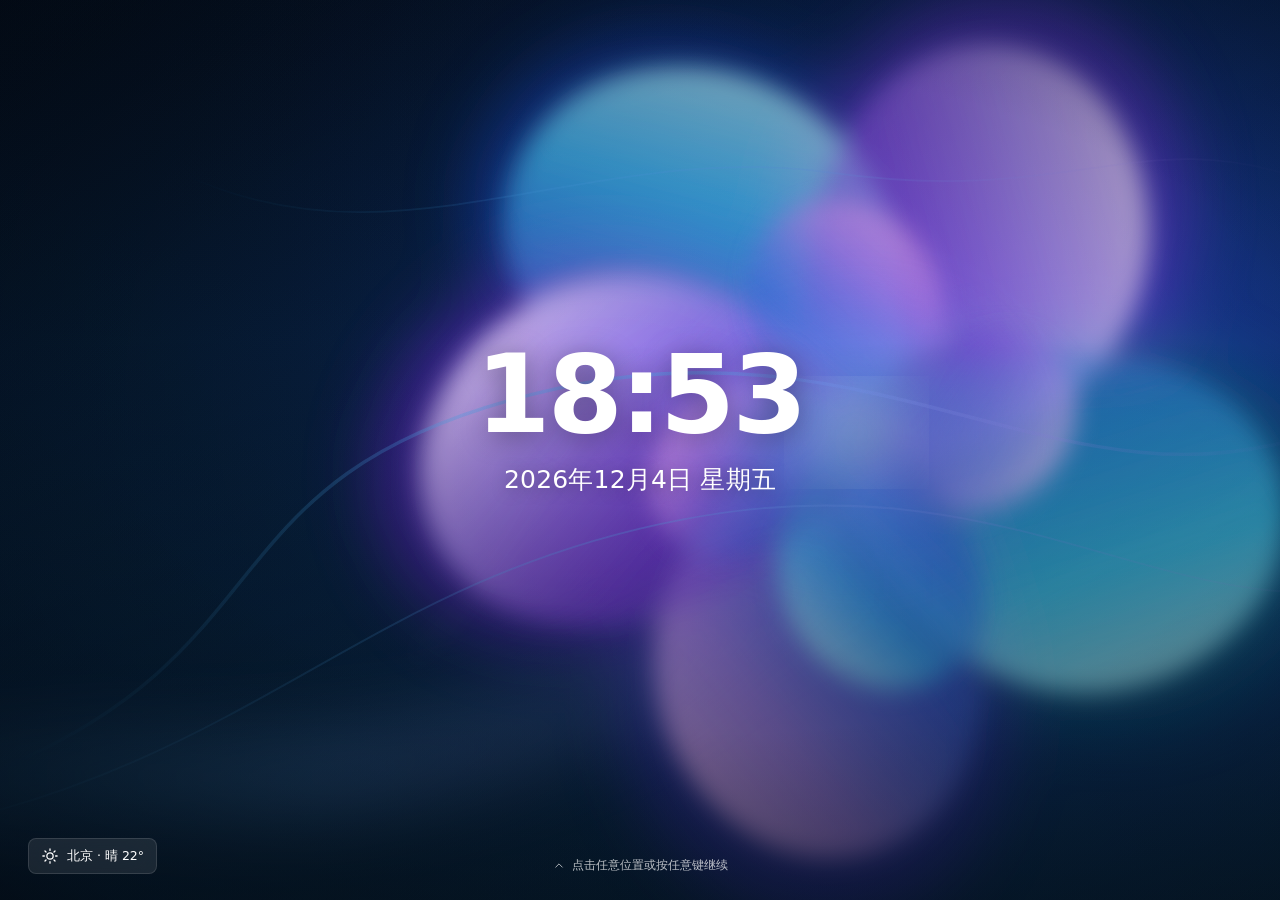
<file: win11-web/index.html>
<!DOCTYPE html>
<html lang="zh-CN" data-theme="light" data-wallpaper="bloom">
<head>
  <meta charset="UTF-8">
  <meta name="viewport" content="width=device-width, initial-scale=1.0">
  <meta name="color-scheme" content="light dark">
  <title>Windows 11 · 网页桌面</title>
  <link rel="icon" href="assets/favicon.svg" type="image/svg+xml">
  <link rel="stylesheet" href="css/base.css">
  <link rel="stylesheet" href="css/desktop.css">
  <link rel="stylesheet" href="css/apps.css">
</head>
<body>
  <div id="screen" class="screen">
    <div id="wallpaper" class="wallpaper" aria-hidden="true">
      <div class="wp-layer" id="wp-layer-a"></div>
      <div class="wp-layer" id="wp-layer-b"></div>
      <div class="wp-tint"></div>
    </div>

    <div id="desktop" class="desktop">
      <div id="desktop-icons" class="desktop-icons"></div>
      <div id="windows-layer" class="windows-layer"></div>
      <div id="snap-preview" class="snap-preview"></div>
      <div id="taskview" class="taskview" hidden>
        <div class="taskview-inner" id="taskview-inner"></div>
      </div>
    </div>

    <div id="taskbar" class="taskbar" role="toolbar" aria-label="任务栏">
      <div class="taskbar-center" id="taskbar-center">
        <button class="tb-btn tb-start" id="tb-start" data-flyout-trigger="start" aria-label="开始" title="开始">
          <span class="win-logo"><i></i><i></i><i></i><i></i></span>
        </button>
        <button class="tb-btn" id="tb-search" data-flyout-trigger="search" aria-label="搜索" title="搜索">
          <span class="tb-icon-slot" data-icon="ui-search"></span>
        </button>
        <button class="tb-btn" id="tb-taskview" aria-label="任务视图" title="任务视图">
          <span class="tb-icon-slot" data-icon="ui-taskview"></span>
        </button>
        <button class="tb-btn" id="tb-widgets" data-flyout-trigger="widgets" aria-label="小组件" title="小组件">
          <span class="tb-icon-slot" data-icon="ui-widgets"></span>
        </button>
        <span class="tb-divider" aria-hidden="true"></span>
        <div class="tb-apps" id="tb-apps"></div>
      </div>

      <div class="tray" id="tray">
        <button class="tray-weather" id="tb-weather" data-flyout-trigger="widgets" title="天气">
          <span class="weather-mini" id="weather-mini"></span>
          <span id="weather-mini-temp">22°</span>
        </button>
        <button class="tray-quick" id="tb-quick" data-flyout-trigger="quick" title="网络、声音和电池">
          <span data-icon="ui-wifi"></span>
          <span data-icon="ui-volume"></span>
          <span data-icon="ui-battery"></span>
        </button>
        <button class="tray-clock" id="tb-clock" data-flyout-trigger="notif" title="日期和时间">
          <span class="tray-time" id="tray-time">00:00</span>
          <span class="tray-date" id="tray-date">0000/00/00</span>
        </button>
        <button class="tray-bell" id="tb-notif" data-flyout-trigger="notif" aria-label="通知" title="通知">
          <span data-icon="ui-bell"></span>
          <span class="notif-dot" id="notif-dot" hidden></span>
        </button>
      </div>
    </div>

    <div class="flyouts" id="flyouts">
      <div class="flyout start-menu" id="flyout-start" role="dialog" aria-label="开始菜单" hidden></div>
      <div class="flyout search-panel" id="flyout-search" role="dialog" aria-label="搜索" hidden></div>
      <div class="flyout widgets-panel" id="flyout-widgets" role="dialog" aria-label="小组件" hidden></div>
      <div class="flyout quick-panel" id="flyout-quick" role="dialog" aria-label="快速设置" hidden></div>
      <div class="flyout notif-panel" id="flyout-notif" role="dialog" aria-label="通知和日历" hidden></div>
    </div>

    <div id="snap-flyout" class="snap-flyout" hidden></div>
    <div id="context-layer" class="context-layer"></div>
    <div id="toast-layer" class="toast-layer" aria-live="polite"></div>

    <div id="brightness-overlay" class="brightness-overlay" aria-hidden="true"></div>
    <div id="night-overlay" class="night-overlay" aria-hidden="true"></div>
  </div>

  <div id="lock-screen" class="lock-screen is-locked">
    <div class="lock-bg" id="lock-bg"></div>
    <div class="lock-shade"></div>

    <div class="lock-view" id="lock-view">
      <div class="lock-time" id="lock-time">00:00</div>
      <div class="lock-date" id="lock-date">正在加载日期</div>
      <div class="lock-weather" id="lock-weather">
        <span data-icon="ui-sun"></span>
        <span>北京 · 晴 22°</span>
      </div>
      <div class="lock-hint" id="lock-hint">
        <span data-icon="ui-chevron-up"></span>
        <span>点击任意位置或按任意键继续</span>
      </div>
    </div>

    <div class="signin-view" id="signin-view">
      <div class="signin-card">
        <div class="signin-avatar" id="signin-avatar">A</div>
        <div class="signin-name" id="signin-name">Aki</div>
        <form class="signin-form" id="signin-form" autocomplete="off">
          <div class="signin-input-wrap">
            <input id="signin-password" type="password" placeholder="PIN 或密码" autocomplete="off" spellcheck="false" aria-label="PIN 或密码">
            <button type="submit" class="signin-go" id="signin-go" aria-label="登录">
              <span data-icon="ui-arrow-right"></span>
            </button>
          </div>
          <div class="signin-hint">演示登录 · 直接按 Enter 即可进入桌面</div>
        </form>
      </div>
      <div class="lock-bottom">
        <button class="lock-btn" id="lock-power" aria-label="电源选项" title="电源选项">
          <span data-icon="ui-power"></span>
        </button>
      </div>
    </div>
  </div>

  <div id="boot-screen" class="boot-screen" hidden>
    <div class="boot-content">
      <span class="boot-logo" id="boot-logo"></span>
      <div class="boot-spinner" aria-hidden="true"></div>
      <p id="boot-text">正在重启…</p>
    </div>
  </div>

  <div id="shutdown-screen" class="shutdown-screen" hidden>
    <div class="shutdown-content">
      <button class="shutdown-power" id="shutdown-power" aria-label="开机">
        <span data-icon="ui-power"></span>
      </button>
      <h2>已关机</h2>
      <p>点击电源按钮重新开机</p>
    </div>
  </div>

  <script src="js/icons.js" defer></script>
  <script src="js/data.js" defer></script>
  <script src="js/wm.js" defer></script>
  <script src="js/apps.js" defer></script>
  <script src="js/ui.js" defer></script>
  <script src="js/main.js" defer></script>
</body>
</html>
</file>
<file: win11-web/css/base.css>
/* Core theme, desktop shell, taskbar, lock screen and shared chrome. */
:root {
  --font: "Segoe UI Variable Text", "Segoe UI Variable", "Segoe UI", "Microsoft YaHei UI", "Microsoft YaHei", system-ui, -apple-system, sans-serif;
  --font-display: "Segoe UI Variable Display", "Segoe UI Variable", "Segoe UI", "Microsoft YaHei UI", "Microsoft YaHei", system-ui, sans-serif;
  --mono: "Cascadia Mono", "Cascadia Code", Consolas, "Courier New", monospace;
  --accent: #0067c0;
  --accent-hover: #005ba4;
  --accent-soft: rgba(0, 103, 192, .14);
  --accent-soft-2: rgba(0, 103, 192, .22);
  --text: #1b1b1b;
  --text-2: #5d5d5d;
  --text-3: #8b8b8b;
  --panel: rgba(246, 247, 249, .82);
  --panel-strong: rgba(250, 250, 251, .94);
  --panel-border: rgba(255, 255, 255, .5);
  --panel-stroke: rgba(0, 0, 0, .08);
  --card: rgba(255, 255, 255, .66);
  --card-solid: #ffffff;
  --card-hover: rgba(255, 255, 255, .9);
  --hover: rgba(0, 0, 0, .045);
  --active: rgba(0, 0, 0, .075);
  --line: rgba(0, 0, 0, .075);
  --line-strong: rgba(0, 0, 0, .13);
  --win-bg: #f5f6f8;
  --win-title: rgba(250, 251, 252, .9);
  --win-border: rgba(0, 0, 0, .16);
  --taskbar-bg: rgba(244, 246, 248, .7);
  --taskbar-border: rgba(255, 255, 255, .35);
  --shadow-floating: 0 24px 64px rgba(0, 0, 0, .26), 0 4px 16px rgba(0, 0, 0, .12);
  --shadow-window: 0 28px 70px rgba(0, 0, 0, .32), 0 6px 18px rgba(0, 0, 0, .16);
  --shadow-card: 0 2px 8px rgba(0, 0, 0, .06);
  --tooltip-bg: #fdfdfd;
  --danger: #c42b1c;
  --scrollbar: rgba(0, 0, 0, .22);
  --radius-s: 4px;
  --radius-m: 8px;
  --radius-l: 12px;
  --taskbar-h: 48px;
  color-scheme: light;
}

html[data-theme="dark"] {
  --text: #f3f3f3;
  --text-2: #c3c3c3;
  --text-3: #989898;
  --panel: rgba(38, 39, 41, .82);
  --panel-strong: rgba(31, 32, 34, .93);
  --panel-border: rgba(255, 255, 255, .09);
  --panel-stroke: rgba(255, 255, 255, .07);
  --card: rgba(255, 255, 255, .055);
  --card-solid: #2d2e30;
  --card-hover: rgba(255, 255, 255, .09);
  --hover: rgba(255, 255, 255, .055);
  --active: rgba(255, 255, 255, .09);
  --line: rgba(255, 255, 255, .08);
  --line-strong: rgba(255, 255, 255, .14);
  --win-bg: #202124;
  --win-title: rgba(38, 39, 42, .92);
  --win-border: rgba(255, 255, 255, .14);
  --taskbar-bg: rgba(28, 29, 31, .72);
  --taskbar-border: rgba(255, 255, 255, .08);
  --shadow-floating: 0 28px 70px rgba(0, 0, 0, .55), 0 4px 18px rgba(0, 0, 0, .35);
  --shadow-window: 0 30px 80px rgba(0, 0, 0, .6), 0 8px 24px rgba(0, 0, 0, .35);
  --shadow-card: 0 2px 8px rgba(0, 0, 0, .22);
  --tooltip-bg: #2d2e30;
  --scrollbar: rgba(255, 255, 255, .25);
  color-scheme: dark;
}

* { box-sizing: border-box; }
html, body { height: 100%; margin: 0; }
body {
  overflow: hidden;
  font-family: var(--font);
  font-size: 13px;
  color: var(--text);
  background: #05080d;
  -webkit-font-smoothing: antialiased;
  text-rendering: optimizeLegibility;
}
button, input, textarea, select { font: inherit; color: inherit; }
button { border: 0; background: none; padding: 0; cursor: default; }
a { color: var(--accent); text-decoration: none; }
::selection { background: var(--accent-soft-2); }
[hidden] { display: none !important; }
:focus-visible { outline: 2px solid var(--accent); outline-offset: 1px; }

svg { display: block; }
.app-icon { width: 24px; height: 24px; flex: none; }
.ui-icon { width: 16px; height: 16px; flex: none; }
[data-icon] { display: inline-flex; align-items: center; justify-content: center; }

*::-webkit-scrollbar { width: 11px; height: 11px; }
*::-webkit-scrollbar-track { background: transparent; }
*::-webkit-scrollbar-thumb {
  background: var(--scrollbar);
  border: 3px solid transparent;
  border-radius: 8px;
  background-clip: content-box;
}
*::-webkit-scrollbar-thumb:hover { background-color: var(--text-3); background-clip: content-box; }
*::-webkit-scrollbar-corner { background: transparent; }

.screen {
  position: fixed;
  inset: 0;
  overflow: hidden;
  isolation: isolate;
}

/* ------------------------------- wallpaper ------------------------------- */
.wallpaper {
  position: absolute;
  inset: 0;
  z-index: 0;
  background:
    radial-gradient(circle at 68% 46%, #123a66 0, #071a2e 46%, #03070e 100%);
}
.wp-layer {
  position: absolute;
  inset: 0;
  background-size: cover;
  background-position: center;
  background-repeat: no-repeat;
  opacity: 0;
  transition: opacity .65s ease;
  will-change: opacity;
}
.wp-layer.active { opacity: 1; }
.wp-tint {
  position: absolute;
  inset: 0;
  background: linear-gradient(to bottom, rgba(0, 0, 0, .03) 0, transparent 22%, transparent 72%, rgba(0, 0, 0, .12) 100%);
  pointer-events: none;
}

/* -------------------------------- desktop -------------------------------- */
.desktop {
  position: absolute;
  inset: 0 0 var(--taskbar-h) 0;
  z-index: 2;
  overflow: hidden;
}
.windows-layer {
  position: absolute;
  inset: 0;
  z-index: 10;
  pointer-events: none;
}
.windows-layer > * { pointer-events: auto; }

.desktop-icons {
  position: absolute;
  top: 8px;
  left: 8px;
  z-index: 3;
  display: grid;
  grid-template-columns: repeat(auto-fill, 90px);
  grid-auto-rows: 96px;
  grid-auto-flow: column;
  grid-template-rows: repeat(auto-fill, 96px);
  gap: 2px;
  max-height: calc(100% - 20px);
  align-content: start;
  justify-content: start;
}
.desk-icon {
  width: 88px;
  height: 92px;
  padding: 7px 2px 4px;
  display: flex;
  flex-direction: column;
  align-items: center;
  gap: 6px;
  border: 1px solid transparent;
  border-radius: 4px;
  color: #fff;
  text-align: center;
  user-select: none;
  cursor: default;
}
.desk-icon:hover {
  background: rgba(255, 255, 255, .12);
  border-color: rgba(255, 255, 255, .14);
}
.desk-icon.selected {
  background: rgba(0, 103, 192, .38);
  border-color: rgba(255, 255, 255, .42);
}
.desk-icon .app-icon {
  width: 42px;
  height: 42px;
  filter: drop-shadow(0 2px 5px rgba(0, 0, 0, .36));
  pointer-events: none;
}
.desk-icon-label {
  max-width: 82px;
  font-size: 12px;
  line-height: 1.28;
  text-shadow: 0 1px 3px rgba(0, 0, 0, .8), 0 0 12px rgba(0, 0, 0, .35);
  display: -webkit-box;
  -webkit-line-clamp: 2;
  -webkit-box-orient: vertical;
  overflow: hidden;
  overflow-wrap: anywhere;
  pointer-events: none;
}
.desktop-icons.refreshing { animation: iconsRefresh .22s ease; }
@keyframes iconsRefresh {
  from { opacity: .35; transform: scale(.99); }
  to { opacity: 1; transform: none; }
}

/* -------------------------------- taskbar -------------------------------- */
.taskbar {
  position: absolute;
  left: 0;
  right: 0;
  bottom: 0;
  height: var(--taskbar-h);
  z-index: 500;
  display: flex;
  align-items: center;
  background: var(--taskbar-bg);
  border-top: 1px solid var(--taskbar-border);
  backdrop-filter: blur(32px) saturate(170%);
  -webkit-backdrop-filter: blur(32px) saturate(170%);
  user-select: none;
}
.taskbar::before {
  content: "";
  position: absolute;
  inset: 0;
  background: linear-gradient(180deg, rgba(255, 255, 255, .1), transparent 55%);
  pointer-events: none;
}
.taskbar-center {
  position: absolute;
  left: 50%;
  transform: translateX(-50%);
  display: flex;
  align-items: center;
  gap: 2px;
  height: 100%;
  transition: left .2s ease, transform .2s ease;
}
body.taskbar-left .taskbar-center { left: 8px; transform: none; }

.tb-btn {
  position: relative;
  width: 40px;
  height: 40px;
  display: flex;
  align-items: center;
  justify-content: center;
  border-radius: 6px;
  color: var(--text);
  transition: background .12s ease;
}
.tb-btn:hover, .tb-btn.open { background: var(--hover); }
.tb-btn:active { background: var(--active); }
.tb-btn .ui-icon { width: 18px; height: 18px; }
.tb-start .win-logo { width: 21px; height: 21px; }
.tb-divider {
  width: 1px;
  height: 20px;
  margin: 0 5px;
  background: var(--line-strong);
  opacity: .7;
}
.tb-apps { display: flex; align-items: center; gap: 2px; }
.tb-app {
  position: relative;
  width: 40px;
  height: 40px;
  display: flex;
  align-items: center;
  justify-content: center;
  border-radius: 6px;
  transition: background .12s ease;
}
.tb-app:hover { background: var(--hover); }
.tb-app.focused { background: var(--active); }
.tb-app .app-icon { width: 24px; height: 24px; }
.tb-app::after {
  content: "";
  position: absolute;
  left: 50%;
  bottom: 2px;
  width: 6px;
  height: 3px;
  border-radius: 2px;
  background: var(--accent);
  transform: translateX(-50%);
  transition: width .15s ease, opacity .15s ease;
  opacity: 0;
}
.tb-app.running::after { opacity: .9; }
.tb-app.running:hover::after { width: 14px; }
.tb-app.focused::after { width: 16px; opacity: 1; }
body.taskbar-left .taskbar-center { padding-right: 8px; }

.win-logo {
  display: grid;
  grid-template-columns: 1fr 1fr;
  grid-template-rows: 1fr 1fr;
  gap: 1.5px;
}
.win-logo i {
  display: block;
  border-radius: .5px;
  background: linear-gradient(135deg, #4cc4ff, #0b6ec9);
}
.win-logo i:nth-child(2) { opacity: .92; }
.win-logo i:nth-child(3) { opacity: .92; }
.win-logo i:nth-child(4) { opacity: .84; }

.tray {
  position: relative;
  margin-left: auto;
  height: 100%;
  display: flex;
  align-items: center;
  gap: 2px;
  padding-right: 4px;
  z-index: 1;
}
.tray-weather, .tray-quick, .tray-bell, .tray-clock {
  height: 36px;
  border-radius: 6px;
  display: flex;
  align-items: center;
  justify-content: center;
  color: var(--text);
  transition: background .12s ease;
}
.tray-weather:hover, .tray-quick:hover, .tray-bell:hover, .tray-clock:hover { background: var(--hover); }
.tray-weather { gap: 6px; padding: 0 8px; font-size: 12px; }
.weather-mini { width: 16px; height: 16px; display: flex; }
.tray-quick { gap: 7px; padding: 0 9px; }
.tray-quick .ui-icon { width: 16px; height: 16px; }
.tray-quick .ui-battery { opacity: .9; }
.tray-clock {
  min-width: 70px;
  padding: 0 8px;
  flex-direction: column;
  align-items: flex-end;
  gap: 1px;
  font-size: 11.5px;
  line-height: 1.15;
  font-variant-numeric: tabular-nums;
}
.tray-date { font-size: 11px; color: var(--text-2); }
.tray-bell { width: 34px; position: relative; }
.tray-bell .ui-icon { width: 16px; height: 16px; }
.notif-dot {
  position: absolute;
  top: 8px;
  right: 9px;
  width: 6px;
  height: 6px;
  border-radius: 50%;
  background: var(--accent);
  border: 1px solid var(--taskbar-bg);
}

/* -------------------------------- flyouts -------------------------------- */
.flyout {
  position: absolute;
  bottom: calc(var(--taskbar-h) + 8px);
  z-index: 450;
  background: var(--panel);
  border: 1px solid var(--panel-stroke);
  border-radius: 12px;
  box-shadow: var(--shadow-floating);
  backdrop-filter: blur(42px) saturate(165%);
  -webkit-backdrop-filter: blur(42px) saturate(165%);
  opacity: 0;
  visibility: hidden;
  transform: translateY(18px) scale(.985);
  transform-origin: bottom center;
  transition: opacity .18s ease, transform .2s cubic-bezier(.18, .9, .28, 1), visibility .2s;
  overflow: hidden;
}
.flyout.open {
  opacity: 1;
  visibility: visible;
  transform: translateY(0) scale(1);
}
#flyout-start, #flyout-search {
  left: 0;
  right: 0;
  margin: 0 auto;
  width: min(620px, calc(100vw - 24px));
}
#flyout-search { width: min(640px, calc(100vw - 24px)); }
#flyout-quick, #flyout-notif { right: 10px; }
#flyout-widgets { left: 10px; width: min(420px, calc(100vw - 20px)); }
#flyout-notif { width: min(390px, calc(100vw - 20px)); }
#flyout-quick { width: min(360px, calc(100vw - 20px)); }
.flyout::after {
  content: "";
  position: absolute;
  inset: 0 0 auto 0;
  height: 1px;
  background: var(--panel-border);
  pointer-events: none;
}

/* ------------------------------ context menu ----------------------------- */
.context-layer {
  position: fixed;
  inset: 0;
  z-index: 3000;
  pointer-events: none;
}
.context-menu {
  position: fixed;
  min-width: 218px;
  padding: 5px;
  background: var(--panel-strong);
  border: 1px solid var(--panel-stroke);
  border-radius: 8px;
  box-shadow: var(--shadow-floating);
  backdrop-filter: blur(40px) saturate(160%);
  -webkit-backdrop-filter: blur(40px) saturate(160%);
  pointer-events: auto;
  user-select: none;
  animation: menuIn .14s cubic-bezier(.2, .8, .3, 1);
  transform-origin: top left;
}
@keyframes menuIn {
  from { opacity: 0; transform: scale(.96) translateY(-3px); }
  to { opacity: 1; transform: none; }
}
.ctx-item {
  display: flex;
  align-items: center;
  gap: 10px;
  width: 100%;
  min-height: 32px;
  padding: 6px 9px;
  border-radius: 4px;
  text-align: left;
  color: var(--text);
  font-size: 13px;
}
.ctx-item:hover { background: var(--hover); }
.ctx-item:active { background: var(--active); }
.ctx-item .ui-icon { width: 16px; height: 16px; color: var(--text); opacity: .85; }
.ctx-icon-space { width: 16px; flex: none; }
.ctx-label { flex: 1; white-space: nowrap; }
.ctx-shortcut { font-size: 11px; color: var(--text-3); margin-left: 22px; }
.ctx-item.danger { color: var(--danger); }
.ctx-item.danger .ui-icon { color: var(--danger); }
.ctx-item.disabled { opacity: .4; pointer-events: none; }
.ctx-sep { height: 1px; margin: 4px 8px; background: var(--line); }
.ctx-check { width: 16px; display: flex; justify-content: center; opacity: 0; }
.ctx-item.checked .ctx-check { opacity: 1; }

/* -------------------------------- toasts --------------------------------- */
.toast-layer {
  position: fixed;
  right: 12px;
  bottom: calc(var(--taskbar-h) + 10px);
  z-index: 3050;
  display: flex;
  flex-direction: column;
  align-items: flex-end;
  gap: 8px;
  pointer-events: none;
}
.toast {
  width: 356px;
  max-width: calc(100vw - 24px);
  display: flex;
  align-items: flex-start;
  gap: 12px;
  padding: 13px 12px;
  background: var(--panel-strong);
  border: 1px solid var(--panel-stroke);
  border-radius: 10px;
  box-shadow: var(--shadow-floating);
  backdrop-filter: blur(40px) saturate(160%);
  -webkit-backdrop-filter: blur(40px) saturate(160%);
  pointer-events: auto;
  animation: toastIn .28s cubic-bezier(.18, .9, .25, 1);
  user-select: none;
}
.toast.leaving { animation: toastOut .2s ease forwards; }
@keyframes toastIn {
  from { opacity: 0; transform: translateY(14px) scale(.98); }
  to { opacity: 1; transform: none; }
}
@keyframes toastOut {
  to { opacity: 0; transform: translateY(8px) scale(.98); }
}
.toast-icon {
  width: 32px;
  height: 32px;
  flex: none;
  display: flex;
  align-items: center;
  justify-content: center;
  border-radius: 8px;
  background: var(--card);
}
.toast-icon .app-icon { width: 28px; height: 28px; }
.toast-icon .ui-icon { width: 19px; height: 19px; color: var(--accent); }
.toast-main { flex: 1; min-width: 0; }
.toast-title { font-size: 12.5px; font-weight: 600; margin: 1px 0 3px; }
.toast-body { font-size: 12px; line-height: 1.45; color: var(--text-2); overflow-wrap: anywhere; }
.toast-close {
  width: 26px;
  height: 26px;
  border-radius: 4px;
  display: flex;
  align-items: center;
  justify-content: center;
  color: var(--text-2);
  flex: none;
}
.toast-close:hover { background: var(--hover); color: var(--text); }
.toast-close .ui-icon { width: 12px; height: 12px; }

/* -------------------------------- overlays ------------------------------- */
.brightness-overlay, .night-overlay {
  position: fixed;
  inset: 0;
  z-index: 5000;
  pointer-events: none;
  transition: opacity .35s ease;
}
.brightness-overlay { background: #000; opacity: 0; }
.night-overlay {
  background: #ff9a3c;
  opacity: 0;
  mix-blend-mode: multiply;
}

/* ------------------------------- lock screen ----------------------------- */
.lock-screen {
  position: fixed;
  inset: 0;
  z-index: 4000;
  overflow: hidden;
  color: #fff;
  user-select: none;
  opacity: 1;
  visibility: visible;
  transition: opacity .45s ease, visibility .45s;
  background: #05080d;
}
.lock-screen:not(.is-locked) {
  opacity: 0;
  visibility: hidden;
  pointer-events: none;
}
.lock-bg {
  position: absolute;
  inset: -2%;
  background-size: cover;
  background-position: center;
  transform: scale(1.015);
  transition: transform 8s linear;
}
.lock-screen.is-locked .lock-bg { transform: scale(1); }
.lock-shade {
  position: absolute;
  inset: 0;
  background:
    linear-gradient(180deg, rgba(4, 10, 18, .24) 0, rgba(4, 10, 18, .02) 38%, rgba(3, 7, 12, .5) 100%),
    radial-gradient(circle at 50% 42%, transparent 0, rgba(0, 0, 0, .16) 100%);
}
.lock-view {
  position: absolute;
  inset: 0;
  display: flex;
  flex-direction: column;
  align-items: center;
  justify-content: center;
  padding-bottom: 7vh;
  transition: opacity .22s ease, transform .22s ease, visibility .22s;
}
.lock-time {
  font-family: var(--font-display);
  font-size: clamp(64px, 9vw, 108px);
  font-weight: 600;
  line-height: 1;
  letter-spacing: -3px;
  text-shadow: 0 4px 28px rgba(0, 0, 0, .34);
}
.lock-date {
  margin-top: 14px;
  font-size: clamp(19px, 2vw, 25px);
  font-weight: 400;
  letter-spacing: .2px;
  text-shadow: 0 2px 16px rgba(0, 0, 0, .35);
}
.lock-weather {
  position: absolute;
  left: 28px;
  bottom: 26px;
  display: flex;
  align-items: center;
  gap: 8px;
  padding: 8px 12px;
  font-size: 12.5px;
  border-radius: 8px;
  background: rgba(255, 255, 255, .09);
  border: 1px solid rgba(255, 255, 255, .12);
  backdrop-filter: blur(16px);
}
.lock-weather .ui-icon { width: 18px; height: 18px; }
.lock-hint {
  position: absolute;
  bottom: 26px;
  left: 50%;
  transform: translateX(-50%);
  display: flex;
  align-items: center;
  gap: 6px;
  font-size: 12px;
  color: rgba(255, 255, 255, .85);
  opacity: .85;
  animation: lockHint 2.6s ease-in-out infinite;
}
.lock-hint .ui-icon { width: 13px; height: 13px; }
@keyframes lockHint {
  0%, 100% { opacity: .55; transform: translate(-50%, 0); }
  50% { opacity: .95; transform: translate(-50%, -3px); }
}
.signin-view {
  position: absolute;
  inset: 0;
  display: flex;
  align-items: center;
  justify-content: center;
  opacity: 0;
  visibility: hidden;
  background: rgba(8, 12, 18, .32);
  backdrop-filter: blur(30px) saturate(120%);
  -webkit-backdrop-filter: blur(30px) saturate(120%);
  transition: opacity .28s ease, visibility .28s;
}
.lock-screen.signin-visible .lock-view { opacity: 0; visibility: hidden; transform: translateY(-14px); }
.lock-screen.signin-visible .signin-view { opacity: 1; visibility: visible; }
.signin-card {
  width: 340px;
  max-width: calc(100vw - 48px);
  margin-top: -6vh;
  display: flex;
  flex-direction: column;
  align-items: center;
  color: #fff;
  animation: signinIn .35s cubic-bezier(.2, .8, .25, 1);
}
@keyframes signinIn {
  from { opacity: 0; transform: translateY(12px); }
  to { opacity: 1; transform: none; }
}
.signin-avatar {
  width: 96px;
  height: 96px;
  border-radius: 50%;
  display: flex;
  align-items: center;
  justify-content: center;
  font-size: 38px;
  font-weight: 600;
  color: #fff;
  background: linear-gradient(145deg, color-mix(in srgb, var(--accent) 55%, #7dd3fc), var(--accent));
  border: 2px solid rgba(255, 255, 255, .35);
  box-shadow: 0 10px 36px rgba(0, 0, 0, .3);
}
.signin-name {
  margin: 16px 0 22px;
  font-family: var(--font-display);
  font-size: 28px;
  font-weight: 600;
  letter-spacing: -.3px;
}
.signin-form { width: 100%; display: flex; flex-direction: column; align-items: center; }
.signin-input-wrap {
  position: relative;
  width: 286px;
  max-width: 100%;
  display: flex;
  align-items: center;
  height: 38px;
  border-radius: 4px;
  background: rgba(255, 255, 255, .1);
  border: 1px solid rgba(255, 255, 255, .35);
  border-bottom: 2px solid rgba(255, 255, 255, .8);
  transition: border-color .15s, background .15s;
}
.signin-input-wrap:focus-within { background: rgba(255, 255, 255, .14); border-bottom-color: var(--accent); }
.signin-input-wrap input {
  flex: 1;
  min-width: 0;
  height: 100%;
  padding: 0 12px;
  border: 0;
  background: transparent;
  color: #fff;
  outline: none;
  font-size: 13px;
  letter-spacing: 2px;
}
.signin-input-wrap input::placeholder { color: rgba(255, 255, 255, .62); letter-spacing: 0; }
.signin-go {
  width: 32px;
  height: 32px;
  margin-right: 2px;
  border-radius: 4px;
  display: flex;
  align-items: center;
  justify-content: center;
  color: #fff;
}
.signin-go:hover { background: rgba(255, 255, 255, .12); }
.signin-hint { margin-top: 12px; font-size: 11px; color: rgba(255, 255, 255, .62); }
.lock-bottom {
  position: absolute;
  right: 22px;
  bottom: 20px;
  display: flex;
  align-items: center;
  gap: 4px;
}
.lock-btn {
  width: 40px;
  height: 40px;
  display: flex;
  align-items: center;
  justify-content: center;
  border-radius: 6px;
  color: #fff;
}
.lock-btn:hover { background: rgba(255, 255, 255, .12); }
.lock-btn .ui-icon { width: 18px; height: 18px; }
.lock-power-menu {
  position: fixed;
  z-index: 4500;
  min-width: 180px;
  padding: 5px;
  border-radius: 8px;
  background: var(--panel-strong);
  border: 1px solid var(--panel-stroke);
  box-shadow: var(--shadow-floating);
  backdrop-filter: blur(30px);
  color: var(--text);
}

/* --------------------------------- sleep --------------------------------- */
.sleep-screen {
  position: fixed;
  inset: 0;
  z-index: 4600;
  display: flex;
  align-items: center;
  justify-content: center;
  background: #000;
  color: rgba(255, 255, 255, .66);
  opacity: 1;
  transition: opacity .3s ease;
}
.sleep-screen.leaving { opacity: 0; }
.sleep-content { display: flex; flex-direction: column; align-items: center; gap: 18px; }
.sleep-time {
  font-family: var(--font-display);
  font-size: clamp(46px, 7vw, 78px);
  font-weight: 500;
  line-height: 1;
  letter-spacing: -2px;
  color: rgba(255, 255, 255, .78);
}
.sleep-hint { font-size: 12px; letter-spacing: .3px; opacity: .55; }

/* ------------------------------ boot/shutdown ---------------------------- */
.boot-screen, .shutdown-screen {
  position: fixed;
  inset: 0;
  z-index: 4500;
  background: #000;
  color: #fff;
  display: flex;
  align-items: center;
  justify-content: center;
}
.boot-content { display: flex; flex-direction: column; align-items: center; gap: 26px; }
.boot-logo .app-icon { width: 78px; height: 78px; filter: brightness(0) invert(1); opacity: .95; }
.boot-spinner {
  width: 26px;
  height: 26px;
  border-radius: 50%;
  border: 2.5px solid rgba(255, 255, 255, .14);
  border-top-color: #fff;
  animation: spin .85s linear infinite;
}
@keyframes spin { to { transform: rotate(360deg); } }
.boot-content p { margin: 0; font-size: 12px; color: rgba(255, 255, 255, .62); letter-spacing: .4px; }
.shutdown-content { display: flex; flex-direction: column; align-items: center; color: rgba(255, 255, 255, .85); }
.shutdown-power {
  width: 74px;
  height: 74px;
  border-radius: 50%;
  display: flex;
  align-items: center;
  justify-content: center;
  border: 1px solid rgba(255, 255, 255, .25);
  color: #fff;
  transition: background .15s, transform .15s;
}
.shutdown-power:hover { background: rgba(255, 255, 255, .1); transform: scale(1.03); }
.shutdown-power .ui-icon { width: 30px; height: 30px; }
.shutdown-content h2 { margin: 22px 0 6px; font-size: 20px; font-weight: 500; }
.shutdown-content p { margin: 0; font-size: 12px; color: rgba(255, 255, 255, .5); }

/* ------------------------------ generic bits ----------------------------- */
.avatar {
  border-radius: 50%;
  display: flex;
  align-items: center;
  justify-content: center;
  color: #fff;
  font-weight: 600;
  background: linear-gradient(145deg, color-mix(in srgb, var(--accent) 60%, #7dd3fc), var(--accent));
  flex: none;
  user-select: none;
}
.section-title { font-size: 13px; font-weight: 600; color: var(--text); }
.muted { color: var(--text-2); }
.faint { color: var(--text-3); }
.grow { flex: 1; min-width: 0; }
.row { display: flex; align-items: center; }
.truncate { overflow: hidden; text-overflow: ellipsis; white-space: nowrap; }
.card {
  background: var(--card);
  border: 1px solid var(--line);
  border-radius: 8px;
}
.icon-btn {
  width: 30px;
  height: 30px;
  border-radius: 4px;
  display: inline-flex;
  align-items: center;
  justify-content: center;
  color: var(--text);
}
.icon-btn:hover { background: var(--hover); }
.icon-btn:active { background: var(--active); }
.primary-btn {
  min-height: 30px;
  padding: 0 14px;
  border-radius: 4px;
  background: var(--accent);
  color: #fff;
  font-size: 12.5px;
}
.primary-btn:hover { background: var(--accent-hover); }
.secondary-btn {
  min-height: 30px;
  padding: 0 14px;
  border-radius: 4px;
  background: var(--card);
  border: 1px solid var(--line-strong);
  color: var(--text);
  font-size: 12.5px;
}
.secondary-btn:hover { background: var(--card-hover); }

.pill-toggle {
  width: 40px;
  height: 20px;
  border-radius: 10px;
  background: var(--line-strong);
  position: relative;
  flex: none;
  transition: background .15s ease;
}
.pill-toggle::after {
  content: "";
  position: absolute;
  top: 3px;
  left: 3px;
  width: 14px;
  height: 14px;
  border-radius: 50%;
  background: #fff;
  box-shadow: 0 1px 3px rgba(0, 0, 0, .25);
  transition: transform .16s cubic-bezier(.2, .8, .3, 1);
}
.pill-toggle[aria-checked="true"] { background: var(--accent); }
.pill-toggle[aria-checked="true"]::after { transform: translateX(20px); }

input[type="range"] {
  -webkit-appearance: none;
  appearance: none;
  height: 4px;
  border-radius: 2px;
  background: linear-gradient(to right, var(--accent) var(--range-progress, 50%), var(--line-strong) var(--range-progress, 50%));
  outline: none;
}
input[type="range"]::-webkit-slider-thumb {
  -webkit-appearance: none;
  width: 16px;
  height: 16px;
  border-radius: 50%;
  background: var(--accent);
  border: 3px solid var(--card-solid);
  box-shadow: 0 0 0 1px var(--line-strong);
}
html[data-theme="dark"] input[type="range"]::-webkit-slider-thumb { border-color: #444; }
input[type="text"], input[type="search"], textarea, select {
  background: var(--card);
  border: 1px solid var(--line-strong);
  border-radius: 4px;
  padding: 6px 9px;
  color: var(--text);
  outline: none;
}
input[type="text"]:focus, input[type="search"]:focus, textarea:focus, select:focus {
  border-bottom-color: var(--accent);
  background: var(--card-hover);
}

@media (max-width: 900px) {
  .tray-weather { display: none; }
  .taskbar-center { left: 8px; transform: none; }
  .tb-divider { display: none; }
  .tray-date { display: none; }
  .tray-clock { min-width: 46px; }
}

@media (max-width: 640px) {
  .tb-app:nth-child(n+5):not(.running) { display: none; }
  .tb-apps { gap: 0; }
  .tb-btn { width: 36px; }
  .desktop-icons { grid-template-columns: repeat(auto-fill, 84px); grid-auto-rows: 90px; }
  .desk-icon { width: 82px; height: 88px; }
}

@media (max-width: 480px) {
  .tray-clock { display: none; }
}

@media (prefers-reduced-motion: reduce) {
  *, *::before, *::after {
    animation-duration: .001ms !important;
    animation-iteration-count: 1 !important;
    transition-duration: .001ms !important;
  }
}
</file>
<file: win11-web/css/desktop.css>
/* Flyout panels: Start, Search, Widgets, Quick Settings, Notifications, Task View. */

/* --------------------------------- Start --------------------------------- */
.start-menu {
  height: 620px;
  max-height: calc(100vh - var(--taskbar-h) - 20px);
  display: flex;
  flex-direction: column;
}
.start-search {
  display: flex;
  align-items: center;
  gap: 9px;
  height: 36px;
  margin: 22px 24px 12px;
  padding: 0 11px;
  border-radius: 4px;
  background: var(--card);
  border: 1px solid var(--line-strong);
  border-bottom: 2px solid var(--line-strong);
  flex: none;
}
.start-search:focus-within { border-bottom-color: var(--accent); }
.start-search .ui-icon { width: 15px; height: 15px; color: var(--text-2); }
.start-search input {
  flex: 1;
  min-width: 0;
  height: 100%;
  padding: 0;
  border: 0;
  background: transparent;
  outline: none;
  font-size: 13px;
}
.start-search input:focus { background: transparent; }
.start-scroll {
  flex: 1;
  min-height: 0;
  overflow-y: auto;
  padding: 4px 24px 14px;
}
.start-section-head {
  display: flex;
  align-items: center;
  justify-content: space-between;
  margin: 8px 2px 7px;
  height: 28px;
}
.start-section-head > span { font-size: 13px; font-weight: 600; }
.start-section-head button {
  display: inline-flex;
  align-items: center;
  gap: 3px;
  height: 26px;
  padding: 0 9px;
  border-radius: 4px;
  font-size: 12px;
  color: var(--text-2);
  background: var(--hover);
}
.start-section-head button:hover { background: var(--active); color: var(--text); }
.start-section-head .ui-icon { width: 12px; height: 12px; }

.pinned-grid {
  display: grid;
  grid-template-columns: repeat(6, minmax(0, 1fr));
  gap: 2px;
}
.pin-tile {
  height: 82px;
  padding: 10px 4px 6px;
  display: flex;
  flex-direction: column;
  align-items: center;
  justify-content: center;
  gap: 7px;
  border-radius: 4px;
  color: var(--text);
  transition: background .12s ease;
}
.pin-tile:hover { background: var(--hover); }
.pin-tile:active { background: var(--active); }
.pin-tile .app-icon { width: 31px; height: 31px; filter: drop-shadow(0 1px 1px rgba(0,0,0,.08)); }
.pin-tile span:last-child {
  font-size: 11.5px;
  line-height: 1.2;
  max-width: 88px;
  white-space: nowrap;
  overflow: hidden;
  text-overflow: ellipsis;
}
.rec-grid {
  display: grid;
  grid-template-columns: 1fr 1fr;
  gap: 2px 8px;
}
.rec-item {
  display: flex;
  align-items: center;
  gap: 10px;
  min-height: 52px;
  padding: 7px 9px;
  border-radius: 4px;
  text-align: left;
  color: var(--text);
}
.rec-item:hover { background: var(--hover); }
.rec-thumb {
  width: 30px;
  height: 30px;
  display: flex;
  align-items: center;
  justify-content: center;
  flex: none;
  border-radius: 4px;
  background: var(--card);
}
.rec-thumb .app-icon { width: 30px; height: 30px; }
.rec-thumb .ui-icon { width: 17px; height: 17px; color: var(--text-2); }
.rec-main { min-width: 0; display: flex; flex-direction: column; gap: 2px; }
.rec-name { font-size: 12px; white-space: nowrap; overflow: hidden; text-overflow: ellipsis; }
.rec-sub { font-size: 11px; color: var(--text-3); white-space: nowrap; overflow: hidden; text-overflow: ellipsis; }
.start-empty {
  padding: 42px 10px;
  text-align: center;
  color: var(--text-3);
  font-size: 12px;
}
.start-footer {
  height: 58px;
  flex: none;
  display: flex;
  align-items: center;
  gap: 4px;
  padding: 0 24px;
  border-top: 1px solid var(--line);
  background: linear-gradient(180deg, transparent, rgba(0, 0, 0, .025));
}
html[data-theme="dark"] .start-footer { background: linear-gradient(180deg, transparent, rgba(0, 0, 0, .15)); }
.start-user {
  display: flex;
  align-items: center;
  gap: 10px;
  flex: 1;
  height: 42px;
  padding: 0 8px;
  margin-left: -8px;
  border-radius: 4px;
  font-size: 12.5px;
  text-align: left;
}
.start-user:hover { background: var(--hover); }
.start-user .avatar { width: 30px; height: 30px; font-size: 13px; }
.start-power {
  width: 38px;
  height: 38px;
  border-radius: 4px;
}
.start-power .ui-icon { width: 17px; height: 17px; }
.start-all {
  position: absolute;
  inset: 0;
  z-index: 2;
  background: inherit;
  display: flex;
  flex-direction: column;
  border-radius: inherit;
  animation: viewIn .16s ease;
}
@keyframes viewIn { from { opacity: 0; transform: translateX(8px); } to { opacity: 1; transform: none; } }
.start-all-head {
  display: flex;
  align-items: center;
  gap: 8px;
  height: 54px;
  padding: 0 20px;
  flex: none;
  font-size: 13px;
  font-weight: 600;
}
.start-back {
  width: 32px;
  height: 32px;
  border-radius: 4px;
  display: flex;
  align-items: center;
  justify-content: center;
}
.start-back:hover { background: var(--hover); }
.start-all-list {
  flex: 1;
  overflow-y: auto;
  padding: 0 20px 16px;
}
.all-app-row {
  display: flex;
  align-items: center;
  gap: 11px;
  width: 100%;
  height: 40px;
  padding: 0 10px;
  border-radius: 4px;
  text-align: left;
  color: var(--text);
  font-size: 12.5px;
}
.all-app-row:hover { background: var(--hover); }
.all-app-row .app-icon { width: 22px; height: 22px; }
.all-group-label { padding: 12px 10px 4px; font-size: 11px; font-weight: 600; color: var(--text-3); }

/* --------------------------------- Search -------------------------------- */
.search-panel {
  height: 600px;
  max-height: calc(100vh - var(--taskbar-h) - 20px);
  display: flex;
  flex-direction: column;
}
.search-top {
  flex: none;
  display: flex;
  align-items: center;
  gap: 10px;
  margin: 18px 20px 10px;
  height: 40px;
  padding: 0 4px 0 12px;
  border-bottom: 2px solid var(--accent);
  background: var(--card);
  border-radius: 4px 4px 0 0;
}
.search-top .ui-icon { width: 17px; height: 17px; color: var(--text-2); }
.search-top input {
  flex: 1;
  min-width: 0;
  height: 100%;
  border: 0;
  background: transparent;
  outline: none;
  padding: 0;
  font-size: 14px;
}
.search-top input:focus { background: transparent; }
.search-close { width: 30px; height: 30px; border-radius: 4px; display: flex; align-items: center; justify-content: center; color: var(--text-2); }
.search-close:hover { background: var(--hover); }
.search-close .ui-icon { width: 13px; height: 13px; }
.search-body { flex: 1; overflow-y: auto; padding: 4px 20px 18px; min-height: 0; }
.search-label { margin: 12px 4px 8px; font-size: 12px; font-weight: 600; color: var(--text); }
.search-apps { display: flex; flex-wrap: wrap; gap: 2px; }
.search-app-chip {
  width: 84px;
  height: 78px;
  padding: 9px 4px 5px;
  display: flex;
  flex-direction: column;
  align-items: center;
  gap: 7px;
  border-radius: 6px;
  color: var(--text);
  font-size: 11.5px;
}
.search-app-chip:hover { background: var(--hover); }
.search-app-chip .app-icon { width: 30px; height: 30px; }
.search-results { display: flex; flex-direction: column; gap: 1px; }
.search-result {
  display: flex;
  align-items: center;
  gap: 11px;
  min-height: 48px;
  padding: 6px 9px;
  border-radius: 4px;
  text-align: left;
  color: var(--text);
}
.search-result:hover { background: var(--hover); }
.search-result .app-icon { width: 28px; height: 28px; }
.search-result .ui-icon { width: 20px; height: 20px; color: var(--text-2); }
.search-result-main { flex: 1; min-width: 0; display: flex; flex-direction: column; gap: 1px; }
.search-result-name { font-size: 12.5px; white-space: nowrap; overflow: hidden; text-overflow: ellipsis; }
.search-result-sub { font-size: 11px; color: var(--text-3); margin-top: 1px; }
.search-meta { font-size: 11px; color: var(--text-3); }
.search-empty { padding: 60px 20px; text-align: center; color: var(--text-3); font-size: 12.5px; }
.search-empty .ui-icon { width: 38px; height: 38px; margin: 0 auto 14px; opacity: .4; }
.search-footer-note { padding: 16px 4px 0; font-size: 11px; color: var(--text-3); display: flex; gap: 6px; align-items: center; }
.search-footer-note .ui-icon { width: 13px; height: 13px; }

/* -------------------------------- Widgets -------------------------------- */
.widgets-panel {
  height: 690px;
  max-height: calc(100vh - var(--taskbar-h) - 20px);
  display: flex;
  flex-direction: column;
}
.widgets-head {
  flex: none;
  display: flex;
  align-items: center;
  gap: 10px;
  padding: 16px 18px 10px;
}
.widgets-head .title { font-size: 15px; font-weight: 600; flex: 1; }
.widgets-head .avatar { width: 28px; height: 28px; font-size: 12px; }
.widgets-scroll { flex: 1; overflow-y: auto; padding: 0 14px 16px; display: flex; flex-direction: column; gap: 10px; min-height: 0; }
.widgets-scroll > * { flex: 0 0 auto; }
.widget-card {
  border-radius: 12px;
  border: 1px solid var(--line);
  background: var(--card);
  overflow: hidden;
  box-shadow: var(--shadow-card);
}
.widget-weather {
  position: relative;
  padding: 16px 17px 14px;
  color: #f5fbff;
  border: 0;
  background:
    radial-gradient(circle at 84% 14%, rgba(255, 236, 158, .5), transparent 24%),
    linear-gradient(145deg, #2c7cc4, #16568e 55%, #113c66);
}
.widget-weather::after {
  content: "";
  position: absolute;
  inset: 0;
  background: linear-gradient(180deg, rgba(255,255,255,.11), transparent 45%);
  pointer-events: none;
}
.ww-top { display: flex; align-items: flex-start; justify-content: space-between; gap: 10px; }
.ww-city { font-size: 12px; opacity: .85; display: flex; align-items: center; gap: 4px; }
.ww-cond { margin-top: 3px; font-size: 12px; opacity: .8; }
.ww-icon { width: 46px; height: 46px; color: #ffe082; filter: drop-shadow(0 3px 7px rgba(0,0,0,.2)); }
.ww-icon .ui-icon { width: 100%; height: 100%; }
.ww-temp { font-family: var(--font-display); font-size: 48px; font-weight: 600; line-height: 1.05; margin-top: 8px; letter-spacing: -2px; }
.ww-range { font-size: 11.5px; opacity: .78; margin-top: 2px; }
.ww-hours {
  display: flex;
  justify-content: space-between;
  gap: 2px;
  margin-top: 15px;
  padding-top: 10px;
  border-top: 1px solid rgba(255, 255, 255, .17);
}
.ww-hour { display: flex; flex-direction: column; align-items: center; gap: 3px; font-size: 10.5px; opacity: .9; min-width: 0; }
.ww-hour .ui-icon { width: 15px; height: 15px; color: #ffe9a8; }
.ww-hour strong { font-size: 11px; font-weight: 600; }
.ww-link {
  margin-top: 10px;
  width: 100%;
  height: 28px;
  border-radius: 4px;
  background: rgba(255, 255, 255, .14);
  color: #fff;
  font-size: 11.5px;
}
.ww-link:hover { background: rgba(255, 255, 255, .22); }

.widget-row { display: grid; grid-template-columns: 1.15fr .85fr; gap: 10px; }
.widget-mini { padding: 13px 14px; min-height: 140px; }
.widget-mini-head { display: flex; align-items: center; gap: 6px; color: var(--text-3); font-size: 11px; margin-bottom: 10px; }
.widget-mini-head .ui-icon { width: 13px; height: 13px; }
.widget-cal-date { font-family: var(--font-display); font-size: 33px; font-weight: 600; line-height: 1; }
.widget-cal-day { font-size: 11.5px; color: var(--text-2); margin-top: 4px; }
.widget-cal-event {
  margin-top: 12px;
  padding: 7px 8px;
  border-left: 3px solid var(--accent);
  background: var(--accent-soft);
  border-radius: 3px;
  font-size: 10.5px;
  line-height: 1.35;
}
.widget-todo { display: flex; flex-direction: column; gap: 7px; margin-top: 2px; }
.todo-line { display: flex; align-items: center; gap: 7px; font-size: 11.5px; color: var(--text-2); }
.todo-check { width: 14px; height: 14px; border-radius: 50%; border: 1.5px solid var(--line-strong); flex: none; }
.todo-check.done { background: var(--accent); border-color: var(--accent); position: relative; }
.todo-check.done::after { content: ""; position: absolute; left: 3.5px; top: 1px; width: 4px; height: 7px; border: solid #fff; border-width: 0 1.5px 1.5px 0; transform: rotate(45deg); }
.todo-line.done span { text-decoration: line-through; opacity: .55; }
.widget-photos { padding: 0; }
.widget-photos img { width: 100%; height: 130px; object-fit: cover; display: block; }
.widget-photos-meta { display: flex; align-items: center; gap: 8px; padding: 9px 12px; font-size: 11px; color: var(--text-2); }
.widget-photos-meta .ui-icon { width: 13px; height: 13px; }
.widget-stocks { padding: 13px 14px; }
.stock-row { display: flex; align-items: center; justify-content: space-between; padding: 6px 0; font-size: 11.5px; border-bottom: 1px solid var(--line); }
.stock-row:last-child { border-bottom: 0; }
.stock-name { color: var(--text-2); }
.stock-up { color: #4f9e6a; font-variant-numeric: tabular-nums; }
.stock-down { color: #c4625a; font-variant-numeric: tabular-nums; }

/* ----------------------------- Quick Settings ---------------------------- */
.quick-panel { padding: 16px; }
.qs-head { display: flex; align-items: center; justify-content: space-between; margin: 0 2px 12px; }
.qs-head strong { font-size: 13px; font-weight: 600; }
.qs-head span { font-size: 11px; color: var(--text-3); }
.qs-grid { display: grid; grid-template-columns: repeat(3, 1fr); gap: 7px; }
.qs-tile {
  min-height: 67px;
  padding: 9px 8px 8px;
  border-radius: 8px;
  background: var(--card);
  border: 1px solid var(--line);
  display: flex;
  flex-direction: column;
  align-items: flex-start;
  gap: 2px;
  text-align: left;
  color: var(--text);
  transition: background .12s ease, border-color .12s ease;
}
.qs-tile:hover { background: var(--card-hover); }
.qs-tile .ui-icon { width: 18px; height: 18px; margin-bottom: 3px; }
.qs-tile .qs-name { font-size: 11.5px; font-weight: 500; white-space: nowrap; }
.qs-tile .qs-sub { font-size: 9.5px; color: var(--text-3); white-space: nowrap; overflow: hidden; text-overflow: ellipsis; max-width: 100%; }
.qs-tile.active {
  background: var(--accent);
  border-color: transparent;
  color: #fff;
}
.qs-tile.active .qs-sub { color: rgba(255, 255, 255, .72); }
.qs-tile.active:hover { background: var(--accent-hover); }
.qs-sliders { display: flex; flex-direction: column; gap: 11px; margin: 15px 3px 13px; }
.qs-slider { display: flex; align-items: center; gap: 10px; }
.qs-slider .ui-icon { width: 16px; height: 16px; color: var(--text-2); }
.qs-slider input { flex: 1; }
.qs-slider .qs-value { width: 28px; text-align: right; font-size: 10.5px; color: var(--text-3); font-variant-numeric: tabular-nums; }
.qs-footer {
  display: flex;
  align-items: center;
  gap: 8px;
  padding-top: 11px;
  border-top: 1px solid var(--line);
}
.qs-battery { display: flex; align-items: center; gap: 7px; flex: 1; font-size: 12px; }
.qs-battery .ui-icon { width: 18px; height: 18px; }
.qs-battery small { color: var(--text-3); font-size: 10.5px; }
.qs-footer .icon-btn { width: 34px; height: 34px; }

/* --------------------------- Notifications/cal --------------------------- */
.notif-panel {
  display: flex;
  flex-direction: column;
  max-height: calc(100vh - var(--taskbar-h) - 20px);
}
.np-head {
  flex: none;
  display: flex;
  align-items: center;
  gap: 10px;
  padding: 15px 18px 9px;
}
.np-head strong { flex: 1; font-size: 13px; font-weight: 600; }
.np-head button { font-size: 11.5px; color: var(--accent); padding: 5px 7px; border-radius: 4px; }
.np-head button:hover { background: var(--hover); }
.np-scroll { overflow-y: auto; padding: 0 14px 14px; min-height: 0; }
.np-list { display: flex; flex-direction: column; gap: 7px; }
.notif-card {
  position: relative;
  display: flex;
  gap: 10px;
  padding: 11px 30px 11px 11px;
  border-radius: 8px;
  background: var(--card);
  border: 1px solid var(--line);
}
.notif-icon { width: 28px; height: 28px; flex: none; display: flex; align-items: center; justify-content: center; }
.notif-icon .app-icon { width: 26px; height: 26px; }
.notif-icon .ui-icon { width: 19px; height: 19px; color: var(--accent); }
.notif-main { min-width: 0; flex: 1; }
.notif-app { font-size: 10.5px; color: var(--text-3); display: flex; gap: 6px; align-items: center; }
.notif-title { font-size: 12px; font-weight: 600; margin-top: 2px; }
.notif-body { font-size: 11.5px; color: var(--text-2); line-height: 1.42; margin-top: 2px; overflow-wrap: anywhere; }
.notif-close {
  position: absolute;
  top: 7px;
  right: 6px;
  width: 22px;
  height: 22px;
  border-radius: 4px;
  display: flex;
  align-items: center;
  justify-content: center;
  color: var(--text-3);
  opacity: 0;
}
.notif-card:hover .notif-close { opacity: 1; }
.notif-close:hover { background: var(--hover); color: var(--text); }
.notif-close .ui-icon { width: 10px; height: 10px; }
.np-empty {
  display: flex;
  flex-direction: column;
  align-items: center;
  gap: 10px;
  padding: 34px 12px 22px;
  color: var(--text-3);
  font-size: 11.5px;
}
.np-empty .ui-icon { width: 30px; height: 30px; opacity: .35; }

.cal-card {
  margin-top: 12px;
  padding: 12px 11px 9px;
  border-radius: 10px;
  background: var(--card);
  border: 1px solid var(--line);
}
.cal-head { display: flex; align-items: center; justify-content: space-between; padding: 0 3px 8px; }
.cal-month { font-size: 12px; font-weight: 600; }
.cal-nav { display: flex; gap: 2px; }
.cal-nav button {
  width: 25px;
  height: 25px;
  border-radius: 4px;
  display: flex;
  align-items: center;
  justify-content: center;
  color: var(--text-2);
}
.cal-nav button:hover { background: var(--hover); }
.cal-nav .ui-icon { width: 12px; height: 12px; }
.cal-weekdays, .cal-days { display: grid; grid-template-columns: repeat(7, 1fr); }
.cal-weekdays { margin-bottom: 3px; }
.cal-weekdays span { text-align: center; font-size: 10px; color: var(--text-3); padding: 3px 0; }
.cal-day {
  aspect-ratio: 1.1;
  display: flex;
  align-items: center;
  justify-content: center;
  font-size: 11px;
  border-radius: 50%;
  color: var(--text-2);
  position: relative;
}
.cal-day:hover { background: var(--hover); }
.cal-day.other { color: var(--text-3); opacity: .45; }
.cal-day.today { background: var(--accent); color: #fff; font-weight: 600; }
.cal-day.today:hover { background: var(--accent-hover); }
.cal-day.selected:not(.today) { box-shadow: inset 0 0 0 1px var(--accent); color: var(--accent); }
.cal-day .cal-dot { position: absolute; bottom: 2px; width: 3px; height: 3px; border-radius: 50%; background: var(--accent); }
.cal-note {
  margin: 9px 3px 0;
  padding: 8px 9px;
  border-radius: 6px;
  background: var(--accent-soft);
  font-size: 10.5px;
  line-height: 1.4;
  color: var(--text-2);
}
.cal-note strong { color: var(--text); font-weight: 600; }

/* ------------------------------- Task view ------------------------------- */
.taskview {
  position: absolute;
  inset: 0;
  z-index: 350;
  background: rgba(12, 16, 22, .46);
  backdrop-filter: blur(28px) saturate(120%);
  -webkit-backdrop-filter: blur(28px) saturate(120%);
  color: #fff;
  animation: taskviewIn .22s ease;
}
@keyframes taskviewIn { from { opacity: 0; } to { opacity: 1; } }
.taskview-inner {
  position: absolute;
  inset: 34px 44px 36px;
  display: flex;
  flex-direction: column;
}
.taskview-head { display: flex; align-items: center; margin-bottom: 20px; }
.taskview-head strong { font-size: 14px; font-weight: 500; letter-spacing: .2px; text-shadow: 0 1px 6px rgba(0,0,0,.3); }
.taskview-head .tv-hint { margin-left: auto; font-size: 11px; color: rgba(255,255,255,.6); }
.taskview-grid {
  flex: 1;
  overflow-y: auto;
  display: grid;
  grid-template-columns: repeat(auto-fill, minmax(270px, 1fr));
  gap: 18px;
  align-content: start;
  padding-bottom: 20px;
}
.tv-card {
  border-radius: 9px;
  overflow: hidden;
  background: rgba(255, 255, 255, .1);
  border: 1px solid rgba(255, 255, 255, .16);
  box-shadow: 0 14px 34px rgba(0, 0, 0, .25);
  transition: transform .15s ease, background .15s ease;
  cursor: default;
}
.tv-card:hover { transform: translateY(-2px); background: rgba(255, 255, 255, .16); }
.tv-card-head {
  height: 34px;
  padding: 0 8px 0 11px;
  display: flex;
  align-items: center;
  gap: 8px;
  background: rgba(0, 0, 0, .18);
}
.tv-card-head .app-icon { width: 17px; height: 17px; }
.tv-card-title { flex: 1; min-width: 0; font-size: 11.5px; white-space: nowrap; overflow: hidden; text-overflow: ellipsis; }
.tv-close { width: 24px; height: 24px; border-radius: 4px; display: flex; align-items: center; justify-content: center; color: rgba(255,255,255,.7); }
.tv-close:hover { background: rgba(255, 255, 255, .14); color: #fff; }
.tv-close .ui-icon { width: 10px; height: 10px; }
.tv-preview {
  position: relative;
  aspect-ratio: 16 / 9.4;
  overflow: hidden;
  display: flex;
  align-items: center;
  justify-content: center;
  background:
    radial-gradient(circle at 70% 30%, rgba(255,255,255,.18), transparent 45%),
    linear-gradient(135deg, #2d5e8c, #142133);
}
.tv-preview.apps-settings { background: linear-gradient(135deg, #3e556c, #17212c); }
.tv-preview.apps-explorer { background: linear-gradient(135deg, #d5b45b, #4d5f73 70%); }
.tv-preview.apps-notepad { background: linear-gradient(135deg, #3b7bc9, #172b4a); }
.tv-preview.apps-calculator { background: linear-gradient(135deg, #4276b3, #17253c); }
.tv-preview.apps-terminal { background: linear-gradient(135deg, #1b3a3f, #090f14); }
.tv-preview.apps-photos { background: linear-gradient(135deg, #5a8cb3, #22364d); }
.tv-preview.apps-weather { background: linear-gradient(135deg, #4a9ccd, #1b4e7a); }
.tv-preview.apps-recycle { background: linear-gradient(135deg, #526777, #202b34); }
.tv-preview .app-icon { width: 60px; height: 60px; opacity: .82; filter: drop-shadow(0 8px 18px rgba(0,0,0,.34)); }
.tv-preview::after {
  content: "";
  position: absolute;
  inset: auto 12% -30% 12%;
  height: 70%;
  border-radius: 8px 8px 0 0;
  background: rgba(255, 255, 255, .07);
  border: 1px solid rgba(255, 255, 255, .08);
}
.taskview-empty {
  grid-column: 1 / -1;
  display: flex;
  flex-direction: column;
  align-items: center;
  justify-content: center;
  gap: 14px;
  min-height: 300px;
  color: rgba(255,255,255,.6);
  font-size: 12px;
}
.taskview-empty .ui-icon { width: 52px; height: 52px; opacity: .4; }
.taskview-desktops { margin-top: 14px; display: flex; gap: 8px; align-items: center; }
.tvd-chip {
  height: 28px;
  padding: 0 12px;
  border-radius: 6px;
  background: rgba(255,255,255,.13);
  color: rgba(255,255,255,.85);
  font-size: 11px;
  display: inline-flex;
  align-items: center;
  gap: 6px;
}
.tvd-chip.active { background: rgba(255,255,255,.24); }
.tvd-chip .ui-icon { width: 12px; height: 12px; }

/* ------------------------------ Snap flyout ------------------------------ */
.snap-flyout {
  position: fixed;
  z-index: 1000;
  width: 286px;
  padding: 14px;
  border-radius: 10px;
  background: var(--panel-strong);
  border: 1px solid var(--panel-stroke);
  box-shadow: var(--shadow-floating);
  backdrop-filter: blur(36px) saturate(160%);
  -webkit-backdrop-filter: blur(36px) saturate(160%);
  animation: menuIn .14s ease;
}
.snap-title { font-size: 12px; font-weight: 600; margin: 0 2px 10px; }
.snap-layouts { display: flex; flex-direction: column; gap: 9px; }
.snap-layout {
  display: grid;
  gap: 3px;
  height: 62px;
  padding: 4px;
  border-radius: 5px;
  background: var(--card);
  border: 1px solid var(--line);
}
.snap-layout[data-layout="halves"] { grid-template-columns: 1fr 1fr; }
.snap-layout[data-layout="quads"] { grid-template-columns: 1fr 1fr; grid-template-rows: 1fr 1fr; }
.snap-layout[data-layout="thirds"] { grid-template-columns: 1fr 1fr 1fr; }
.snap-zone {
  border-radius: 2px;
  background: var(--line-strong);
  border: 1px solid transparent;
  transition: background .12s ease, border-color .12s ease;
  min-width: 8px;
  min-height: 8px;
}
.snap-zone:hover { background: var(--accent-soft-2); border-color: var(--accent); }
.snap-note { margin: 10px 2px 0; font-size: 10.5px; color: var(--text-3); line-height: 1.4; }

.snap-preview {
  position: absolute;
  z-index: 400;
  border-radius: 6px;
  background: rgba(255, 255, 255, .22);
  border: 1.5px solid var(--accent);
  box-shadow: inset 0 0 0 1px rgba(255, 255, 255, .25), 0 8px 28px rgba(0, 0, 0, .2);
  backdrop-filter: blur(9px);
  opacity: 0;
  pointer-events: none;
  transition: left .12s ease, top .12s ease, width .12s ease, height .12s ease, opacity .1s ease;
}
.snap-preview.visible { opacity: 1; }

@media (max-width: 760px) {
  .widgets-panel { width: calc(100vw - 20px); }
  .start-menu { height: 560px; }
  .pinned-grid { grid-template-columns: repeat(4, 1fr); }
  .rec-grid { grid-template-columns: 1fr; }
  .widget-row { grid-template-columns: 1fr; }
  .taskview-inner { inset: 20px 16px; }
}
</file>
<file: win11-web/css/apps.css>
/* Application windows and app-specific content. */

/* -------------------------------- windows -------------------------------- */
.window {
  position: absolute;
  display: flex;
  flex-direction: column;
  min-width: 300px;
  min-height: 200px;
  background: var(--win-bg);
  border: 1px solid var(--win-border);
  border-radius: 8px;
  box-shadow: var(--shadow-window);
  overflow: hidden;
  animation: windowIn .17s cubic-bezier(.18, .9, .3, 1);
  will-change: left, top, width, height;
}
.window.inactive { box-shadow: 0 18px 44px rgba(0, 0, 0, .25), 0 3px 10px rgba(0, 0, 0, .1); }
html[data-theme="dark"] .window.inactive { box-shadow: 0 20px 50px rgba(0, 0, 0, .45); }
.window.maximized { border-radius: 0; border-width: 0; }
.window.closing { animation: windowOut .14s ease forwards; pointer-events: none; }
.window.minimizing { animation: windowMinimize .16s ease forwards; pointer-events: none; }
@keyframes windowIn {
  from { opacity: 0; transform: scale(.972) translateY(9px); }
  to { opacity: 1; transform: none; }
}
@keyframes windowOut {
  to { opacity: 0; transform: scale(.975) translateY(5px); }
}
@keyframes windowMinimize {
  to { opacity: 0; transform: translateY(70px) scale(.94); }
}
.window-titlebar {
  height: 38px;
  flex: none;
  display: flex;
  align-items: center;
  padding-left: 10px;
  background: var(--win-title);
  border-bottom: 1px solid transparent;
  user-select: none;
  touch-action: none;
}
.window.active .window-titlebar { border-bottom-color: rgba(0, 0, 0, .04); }
html[data-theme="dark"] .window.active .window-titlebar { border-bottom-color: rgba(255, 255, 255, .05); }
.window:not(.active) .window-titlebar { color: var(--text-2); }
.win-appicon { display: flex; width: 17px; height: 17px; align-items: center; justify-content: center; }
.win-appicon .app-icon { width: 16px; height: 16px; }
.win-title {
  margin-left: 9px;
  font-size: 12px;
  min-width: 0;
  overflow: hidden;
  white-space: nowrap;
  text-overflow: ellipsis;
  color: var(--text-2);
}
.window.active .win-title { color: var(--text); }
.window-controls { margin-left: auto; height: 100%; display: flex; align-items: stretch; flex: none; }
.win-ctrl {
  width: 46px;
  height: 100%;
  display: flex;
  align-items: center;
  justify-content: center;
  color: var(--text);
  transition: background .1s ease;
}
.window:not(.active) .win-ctrl { color: var(--text-3); }
.win-ctrl:hover { background: var(--hover); }
.window:not(.active) .win-ctrl:hover { background: var(--hover); color: var(--text); }
.win-ctrl.close:hover { background: #c42b1c; color: #fff; }
.win-ctrl .ui-icon { width: 11px; height: 11px; }
.snap-anchor { height: 100%; display: flex; position: relative; }
.window-body {
  position: relative;
  flex: 1;
  min-height: 0;
  overflow: hidden;
  background: var(--win-bg);
}
.window.dragging { transition: none !important; }
.window.dragging .window-body { pointer-events: none; }
.window.maximized .rz { display: none; }

/* resize handles */
.rz { position: absolute; z-index: 30; }
.rz-n { top: 0; left: 8px; right: 8px; height: 4px; cursor: n-resize; }
.rz-s { bottom: 0; left: 8px; right: 8px; height: 4px; cursor: s-resize; }
.rz-w { left: 0; top: 8px; bottom: 8px; width: 4px; cursor: w-resize; }
.rz-e { right: 0; top: 8px; bottom: 8px; width: 4px; cursor: e-resize; }
.rz-nw { top: 0; left: 0; width: 10px; height: 10px; cursor: nw-resize; }
.rz-ne { top: 0; right: 0; width: 10px; height: 10px; cursor: ne-resize; }
.rz-sw { bottom: 0; left: 0; width: 10px; height: 10px; cursor: sw-resize; }
.rz-se { bottom: 0; right: 0; width: 12px; height: 12px; cursor: se-resize; }

/* --------------------------- File Explorer ------------------------------- */
.ex { height: 100%; display: flex; flex-direction: column; background: var(--win-bg); }
.ex-toolbar {
  height: 48px;
  flex: none;
  display: flex;
  align-items: center;
  gap: 6px;
  padding: 0 8px;
}
.ex-nav { display: flex; align-items: center; gap: 1px; flex: none; }
.ex-nav .icon-btn { width: 31px; height: 31px; border-radius: 4px; color: var(--text-2); }
.ex-nav .icon-btn:hover { color: var(--text); }
.ex-nav .icon-btn:disabled { opacity: .32; pointer-events: none; }
.ex-nav .icon-btn .ui-icon { width: 16px; height: 16px; }
.ex-address {
  flex: 1;
  min-width: 0;
  height: 32px;
  display: flex;
  align-items: center;
  gap: 2px;
  padding: 0 8px;
  border-radius: 4px;
  background: var(--card);
  border: 1px solid var(--line-strong);
  overflow: hidden;
}
.ex-crumb {
  display: inline-flex;
  align-items: center;
  gap: 3px;
  height: 24px;
  padding: 0 5px;
  border-radius: 3px;
  font-size: 12px;
  color: var(--text-2);
  white-space: nowrap;
  flex: none;
}
.ex-crumb:hover { background: var(--hover); color: var(--text); }
.ex-crumb.current { color: var(--text); font-weight: 500; }
.ex-crumb .ui-icon { width: 9px; height: 9px; color: var(--text-3); }
.ex-sep { color: var(--text-3); font-size: 10px; flex: none; }
.ex-search {
  flex: none;
  width: 180px;
  height: 32px;
  display: flex;
  align-items: center;
  gap: 7px;
  padding: 0 9px;
  border-radius: 4px;
  background: var(--card);
  border: 1px solid var(--line-strong);
}
.ex-search:focus-within { border-bottom-color: var(--accent); background: var(--card-hover); }
.ex-search .ui-icon { width: 13px; height: 13px; color: var(--text-3); }
.ex-search input {
  flex: 1;
  min-width: 0;
  padding: 0;
  border: 0;
  background: transparent;
  outline: none;
  font-size: 12px;
}
.ex-search input:focus { background: transparent; }
.ex-command {
  height: 42px;
  flex: none;
  display: flex;
  align-items: center;
  gap: 2px;
  padding: 0 10px;
  border-bottom: 1px solid var(--line);
}
.ex-cmd {
  height: 30px;
  padding: 0 8px;
  display: inline-flex;
  align-items: center;
  gap: 6px;
  border-radius: 4px;
  font-size: 12px;
  color: var(--text);
  white-space: nowrap;
}
.ex-cmd:hover { background: var(--hover); }
.ex-cmd .ui-icon { width: 15px; height: 15px; color: var(--text-2); }
.ex-cmd-divider { width: 1px; height: 18px; background: var(--line-strong); margin: 0 5px; }
.ex-command .ex-right { display: flex; align-items: center; margin-left: auto; gap: 2px; }
.ex-main { flex: 1; min-height: 0; display: flex; }
.ex-sidebar {
  width: 198px;
  flex: none;
  padding: 6px 7px 10px;
  overflow-y: auto;
  border-right: 1px solid var(--line);
  display: flex;
  flex-direction: column;
}
.ex-side-item {
  display: flex;
  align-items: center;
  gap: 8px;
  height: 31px;
  padding: 0 8px;
  border-radius: 4px;
  color: var(--text);
  font-size: 12px;
  text-align: left;
  position: relative;
  flex: none;
}
.ex-side-item:hover { background: var(--hover); }
.ex-side-item.active { background: var(--accent-soft); }
.ex-side-item.active::before {
  content: "";
  position: absolute;
  left: 1px;
  top: 9px;
  bottom: 9px;
  width: 3px;
  border-radius: 2px;
  background: var(--accent);
}
.ex-side-item .app-icon { width: 18px; height: 18px; }
.ex-side-item .ui-icon { width: 15px; height: 15px; color: var(--text-2); }
.ex-side-item.active .ui-icon { color: var(--accent); }
.ex-side-label {
  padding: 12px 9px 4px;
  font-size: 10.5px;
  color: var(--text-3);
  font-weight: 600;
  letter-spacing: .1px;
}
.ex-storage {
  margin: 12px 5px 0;
  padding: 9px;
  border-radius: 6px;
  background: var(--card);
  border: 1px solid var(--line);
  font-size: 10.5px;
  color: var(--text-2);
}
.ex-storage-bar { height: 4px; border-radius: 2px; background: var(--line-strong); overflow: hidden; margin: 6px 0 5px; }
.ex-storage-bar i { display: block; height: 100%; width: 62%; background: var(--accent); border-radius: 2px; }
.ex-content { flex: 1; min-width: 0; overflow: auto; padding: 0; }
.ex-status {
  height: 24px;
  flex: none;
  display: flex;
  align-items: center;
  padding: 0 12px;
  gap: 14px;
  font-size: 10.5px;
  color: var(--text-3);
  border-top: 1px solid var(--line);
}
.ex-status .grow { flex: 1; }

.ex-home { padding: 16px 18px 22px; }
.ex-home-title { font-size: 15px; font-weight: 600; margin: 0 2px 12px; }
.quick-folders { display: grid; grid-template-columns: repeat(auto-fill, minmax(172px, 1fr)); gap: 6px; margin-bottom: 22px; }
.quick-folder {
  display: flex;
  align-items: center;
  gap: 9px;
  padding: 10px;
  border-radius: 6px;
  background: var(--card);
  border: 1px solid var(--line);
  text-align: left;
  color: var(--text);
}
.quick-folder:hover { background: var(--card-hover); border-color: var(--line-strong); }
.quick-folder .app-icon { width: 26px; height: 26px; }
.quick-folder-main { min-width: 0; }
.quick-folder-name { font-size: 12px; white-space: nowrap; overflow: hidden; text-overflow: ellipsis; }
.quick-folder-sub { font-size: 10.5px; color: var(--text-3); margin-top: 1px; }
.ex-file-block-title { font-size: 13px; font-weight: 600; margin: 0 2px 8px; display: flex; align-items: center; gap: 7px; }
.ex-file-block-title .faint { font-weight: 400; font-size: 10.5px; }
.recent-files { display: flex; flex-direction: column; border: 1px solid var(--line); border-radius: 6px; overflow: hidden; background: var(--card); }
.recent-row {
  display: flex;
  align-items: center;
  gap: 10px;
  height: 42px;
  padding: 0 11px;
  border-bottom: 1px solid var(--line);
  text-align: left;
  color: var(--text);
  font-size: 12px;
}
.recent-row:last-child { border-bottom: 0; }
.recent-row:hover { background: var(--hover); }
.recent-row .app-icon { width: 19px; height: 19px; }
.recent-row .recent-name { flex: 1; min-width: 0; white-space: nowrap; overflow: hidden; text-overflow: ellipsis; }
.recent-row .recent-path { color: var(--text-3); font-size: 10.5px; width: 150px; white-space: nowrap; overflow: hidden; text-overflow: ellipsis; text-align: right; }
.recent-row .recent-date { color: var(--text-3); font-size: 10.5px; width: 120px; text-align: right; }

.ex-grid {
  display: grid;
  grid-template-columns: repeat(auto-fill, minmax(106px, 1fr));
  gap: 4px;
  padding: 12px 14px 22px;
  align-content: start;
}
.ex-tile {
  min-height: 108px;
  padding: 11px 6px 7px;
  display: flex;
  flex-direction: column;
  align-items: center;
  gap: 8px;
  border-radius: 5px;
  border: 1px solid transparent;
  text-align: center;
  color: var(--text);
}
.ex-tile:hover { background: var(--hover); }
.ex-tile.selected { background: var(--accent-soft); border-color: var(--accent-soft-2); }
.ex-tile .app-icon { width: 46px; height: 46px; filter: drop-shadow(0 1px 1px rgba(0,0,0,.1)); }
.ex-tile-name {
  font-size: 11.5px;
  line-height: 1.32;
  max-width: 100%;
  overflow: hidden;
  display: -webkit-box;
  -webkit-line-clamp: 2;
  -webkit-box-orient: vertical;
  overflow-wrap: anywhere;
}
.ex-list { padding: 0 6px 18px; }
.ex-list-head, .ex-row {
  display: grid;
  grid-template-columns: minmax(180px, 1fr) 160px 120px 90px;
  align-items: center;
  gap: 12px;
  padding: 0 10px;
}
.ex-list-head {
  height: 30px;
  color: var(--text-3);
  font-size: 10.5px;
  border-bottom: 1px solid var(--line);
  position: sticky;
  top: 0;
  background: var(--win-bg);
  z-index: 1;
}
.ex-row {
  height: 34px;
  font-size: 11.5px;
  border-radius: 4px;
  border: 1px solid transparent;
  color: var(--text);
}
.ex-row:hover { background: var(--hover); }
.ex-row.selected { background: var(--accent-soft); border-color: var(--accent-soft-2); }
.ex-row-name { display: flex; align-items: center; gap: 9px; min-width: 0; }
.ex-row-name span { white-space: nowrap; overflow: hidden; text-overflow: ellipsis; }
.ex-row .app-icon { width: 19px; height: 19px; flex: none; }
.ex-row .ex-col { color: var(--text-3); font-size: 10.5px; white-space: nowrap; overflow: hidden; text-overflow: ellipsis; }
.ex-empty {
  height: 100%;
  display: flex;
  flex-direction: column;
  align-items: center;
  justify-content: center;
  gap: 12px;
  padding: 40px 20px;
  color: var(--text-3);
  font-size: 12px;
}
.ex-empty .app-icon { width: 58px; height: 58px; opacity: .4; }
.ex-empty .ui-icon { width: 42px; height: 42px; opacity: .3; }
.ex-drag-hint { font-size: 10.5px; color: var(--text-3); padding: 8px 16px 0; }

/* -------------------------------- Notepad -------------------------------- */
.np { height: 100%; display: flex; flex-direction: column; background: var(--card-solid); }
.np-menubar { height: 32px; flex: none; display: flex; align-items: center; gap: 1px; padding: 0 6px; border-bottom: 1px solid var(--line); }
.np-menu-btn { height: 26px; padding: 0 9px; border-radius: 4px; font-size: 12px; color: var(--text); }
.np-menu-btn:hover { background: var(--hover); }
.np-menubar .grow { flex: 1; }
.np-menu-hint { font-size: 10.5px; color: var(--text-3); padding-right: 8px; }
.np-editor-wrap { flex: 1; min-height: 0; position: relative; display: flex; }
.np-editor {
  flex: 1;
  width: 100%;
  height: 100%;
  resize: none;
  border: 0;
  border-radius: 0;
  background: transparent;
  padding: 12px 16px 22px;
  outline: none;
  font-family: var(--mono);
  font-size: 13.5px;
  line-height: 1.65;
  color: var(--text);
  white-space: pre-wrap;
  overflow-wrap: anywhere;
  tab-size: 4;
}
.np.nowrap .np-editor { white-space: pre; overflow: auto; overflow-wrap: normal; }
.np-editor:focus { background: transparent; border: 0; }
.np-status {
  height: 24px;
  flex: none;
  display: flex;
  align-items: center;
  gap: 16px;
  padding: 0 12px;
  font-size: 10.5px;
  color: var(--text-3);
  border-top: 1px solid var(--line);
  user-select: none;
}
.np-status .grow { flex: 1; }
.np-zoom { display: flex; align-items: center; gap: 6px; }
.np-zoom button { width: 18px; height: 18px; border-radius: 3px; color: var(--text-3); display: flex; align-items: center; justify-content: center; font-size: 13px; }
.np-zoom button:hover { background: var(--hover); color: var(--text); }
.np-zoom span { min-width: 34px; text-align: center; font-variant-numeric: tabular-nums; }
.np-dirty { color: var(--accent); font-size: 16px; line-height: 1; margin-left: 2px; }

/* ------------------------------- Calculator ------------------------------ */
.calc {
  height: 100%;
  display: flex;
  flex-direction: column;
  padding: 0 10px 10px;
  background: var(--win-bg);
}
.calc-topbar { height: 44px; flex: none; display: flex; align-items: center; gap: 2px; padding: 0 2px; }
.calc-topbar .icon-btn { width: 34px; height: 34px; }
.calc-topbar .icon-btn .ui-icon { width: 16px; height: 16px; }
.calc-mode { margin-left: 4px; font-size: 13px; font-weight: 600; flex: 1; }
.calc-display { padding: 12px 12px 14px; text-align: right; user-select: text; }
.calc-expr { min-height: 19px; font-size: 12px; color: var(--text-3); white-space: nowrap; overflow: hidden; text-overflow: clip; }
.calc-value {
  font-family: var(--font-display);
  font-size: clamp(32px, 3.4vw, 44px);
  font-weight: 600;
  line-height: 1.16;
  letter-spacing: -1.2px;
  overflow: hidden;
  white-space: nowrap;
  font-variant-numeric: tabular-nums;
}
.calc-memory { display: flex; padding: 0 3px 8px; gap: 2px; }
.calc-memory button { flex: 1; height: 24px; border-radius: 3px; font-size: 10.5px; color: var(--text-3); }
.calc-memory button:hover { background: var(--hover); color: var(--text); }
.calc-pad {
  flex: 1;
  min-height: 0;
  display: grid;
  grid-template-columns: repeat(4, 1fr);
  grid-auto-rows: minmax(38px, 1fr);
  gap: 5px;
}
.calc-btn {
  min-height: 38px;
  border-radius: 5px;
  background: var(--card-solid);
  border: 1px solid var(--line);
  color: var(--text);
  font-size: 16px;
  box-shadow: 0 1px 1px rgba(0, 0, 0, .03);
  display: flex;
  align-items: center;
  justify-content: center;
  transition: background .1s ease, border-color .1s ease;
}
.calc-btn:hover { background: var(--card-hover); border-color: var(--line-strong); }
.calc-btn:active { transform: translateY(.5px); background: var(--hover); }
.calc-btn.fn { background: var(--card); font-size: 13px; }
.calc-btn.fn:hover { background: var(--card-hover); }
.calc-btn.equals { background: var(--accent); border-color: transparent; color: #fff; }
.calc-btn.equals:hover { background: var(--accent-hover); }
.calc-btn sup { font-size: 9px; margin-left: 1px; }
.calc-history {
  position: absolute;
  inset: 44px 10px 10px;
  z-index: 2;
  background: var(--win-bg);
  display: flex;
  flex-direction: column;
  border-radius: 6px;
}
.calc-history-head { display: flex; align-items: center; justify-content: space-between; padding: 8px 10px; font-size: 12px; font-weight: 600; border-bottom: 1px solid var(--line); }
.calc-history-list { flex: 1; overflow-y: auto; padding: 8px 10px; }
.calc-history-row { padding: 8px 6px; border-bottom: 1px solid var(--line); text-align: right; }
.calc-history-row small { display: block; font-size: 10.5px; color: var(--text-3); margin-bottom: 2px; }
.calc-history-row strong { font-size: 17px; font-weight: 500; }
.calc-history-empty { padding: 40px 10px; text-align: center; color: var(--text-3); font-size: 11.5px; }

/* -------------------------------- Settings ------------------------------- */
.settings { height: 100%; display: flex; background: var(--win-bg); }
.settings-sidebar {
  width: 248px;
  flex: none;
  display: flex;
  flex-direction: column;
  padding: 12px 9px 14px;
  overflow-y: auto;
  border-right: 1px solid var(--line);
}
.settings-user { display: flex; align-items: center; gap: 10px; padding: 7px 9px 14px; }
.settings-user .avatar { width: 34px; height: 34px; font-size: 14px; }
.settings-user-name { display: block; font-size: 12.5px; font-weight: 600; }
.settings-user-sub { display: block; font-size: 10.5px; color: var(--text-3); margin-top: 1px; }
.set-nav-item {
  display: flex;
  align-items: center;
  gap: 10px;
  height: 34px;
  padding: 0 10px;
  border-radius: 4px;
  font-size: 12.5px;
  color: var(--text);
  text-align: left;
  position: relative;
  flex: none;
}
.set-nav-item:hover { background: var(--hover); }
.set-nav-item.active { background: var(--accent-soft); }
.set-nav-item.active::before {
  content: "";
  position: absolute;
  left: 1px;
  top: 10px;
  bottom: 10px;
  width: 3px;
  border-radius: 2px;
  background: var(--accent);
}
.set-nav-item .ui-icon { width: 16px; height: 16px; color: var(--text-2); }
.set-nav-item.active .ui-icon { color: var(--accent); }
.settings-content { flex: 1; min-width: 0; overflow-y: auto; padding: 24px 32px 44px; }
.set-page-title { font-family: var(--font-display); font-size: 21px; font-weight: 600; margin: 0 0 4px; }
.set-page-sub { font-size: 11.5px; color: var(--text-3); margin-bottom: 20px; }
.set-card {
  background: var(--card);
  border: 1px solid var(--line);
  border-radius: 8px;
  margin-bottom: 12px;
  overflow: hidden;
}
.set-card-head { padding: 14px 16px 4px; }
.set-card-head h3 { margin: 0; font-size: 13px; font-weight: 600; }
.set-card-head p { margin: 3px 0 0; font-size: 11px; color: var(--text-3); line-height: 1.4; }
.set-row {
  display: flex;
  align-items: center;
  gap: 14px;
  padding: 12px 16px;
  border-bottom: 1px solid var(--line);
}
.set-row:last-child { border-bottom: 0; }
.set-row-main { flex: 1; min-width: 0; }
.set-row-title { font-size: 12.5px; }
.set-row-sub { font-size: 11px; color: var(--text-3); margin-top: 2px; line-height: 1.4; }
.set-row .pill-toggle { margin-left: auto; }
.set-row select { height: 28px; font-size: 11.5px; padding: 0 8px; }
.set-row input[type="text"] { height: 28px; width: 180px; font-size: 12px; }
.set-hero {
  height: 156px;
  border-radius: 10px;
  margin-bottom: 14px;
  position: relative;
  overflow: hidden;
  background-size: cover;
  background-position: center;
  border: 1px solid var(--line);
}
.set-hero::after { content: ""; position: absolute; inset: 0; background: linear-gradient(90deg, rgba(4, 14, 25, .7), transparent 70%); }
.set-hero-text { position: absolute; z-index: 1; left: 22px; bottom: 20px; color: #fff; }
.set-hero-text strong { display: block; font-size: 18px; font-weight: 600; }
.set-hero-text span { display: block; margin-top: 4px; font-size: 11px; opacity: .75; }
.wallpaper-grid { display: grid; grid-template-columns: repeat(4, 1fr); gap: 10px; padding: 12px 16px 16px; }
.wp-thumb {
  position: relative;
  aspect-ratio: 16 / 10;
  border-radius: 6px;
  background-size: cover;
  background-position: center;
  border: 2px solid transparent;
  box-shadow: 0 0 0 1px var(--line);
  overflow: hidden;
  transition: transform .15s ease;
}
.wp-thumb:hover { transform: translateY(-1px); }
.wp-thumb.active { border-color: var(--accent); box-shadow: 0 0 0 1px var(--accent); }
.wp-thumb span {
  position: absolute;
  left: 6px;
  bottom: 5px;
  color: #fff;
  font-size: 10.5px;
  text-shadow: 0 1px 4px rgba(0, 0, 0, .7);
}
.wp-check {
  position: absolute;
  right: 5px;
  top: 5px;
  width: 18px;
  height: 18px;
  border-radius: 50%;
  background: var(--accent);
  color: #fff;
  display: none;
  align-items: center;
  justify-content: center;
}
.wp-check .ui-icon { width: 10px; height: 10px; }
.wp-thumb.active .wp-check { display: flex; }
.theme-grid { display: grid; grid-template-columns: 1fr 1fr; gap: 10px; padding: 12px 16px 16px; }
.theme-card {
  padding: 8px;
  border-radius: 7px;
  border: 2px solid transparent;
  background: var(--win-bg);
  text-align: left;
  transition: border-color .12s ease;
}
.theme-card:hover { border-color: var(--line-strong); }
.theme-card.active { border-color: var(--accent); }
.theme-preview {
  height: 78px;
  border-radius: 4px;
  overflow: hidden;
  position: relative;
  border: 1px solid var(--line);
}
.theme-preview.light { background: linear-gradient(135deg, #d7e9f7, #f6f8fa); }
.theme-preview.dark { background: linear-gradient(135deg, #1c2c3a, #0b1117); }
.theme-preview::before {
  content: "";
  position: absolute;
  left: 10%;
  top: 12%;
  width: 44%;
  height: 52%;
  border-radius: 4px;
  background: rgba(255, 255, 255, .72);
  border: 1px solid rgba(0, 0, 0, .1);
}
.theme-preview.dark::before { background: rgba(40, 44, 50, .92); border-color: rgba(255, 255, 255, .1); }
.theme-preview::after {
  content: "";
  position: absolute;
  left: 0;
  right: 0;
  bottom: 0;
  height: 14px;
  background: rgba(250, 250, 250, .8);
  backdrop-filter: blur(4px);
}
.theme-preview.dark::after { background: rgba(30, 32, 35, .9); }
.theme-card-label { display: flex; align-items: center; gap: 6px; padding: 7px 2px 1px; font-size: 11.5px; }
.theme-card-label .ui-icon { width: 12px; height: 12px; color: var(--accent); }
.accent-row { display: flex; flex-wrap: wrap; gap: 9px; padding: 13px 16px 16px; }
.accent-dot {
  width: 28px;
  height: 28px;
  border-radius: 50%;
  border: 2px solid transparent;
  position: relative;
  box-shadow: inset 0 0 0 1px rgba(255, 255, 255, .25);
}
.accent-dot:hover { transform: scale(1.06); }
.accent-dot.active { border-color: var(--text); }
.accent-dot.active::after {
  content: "";
  position: absolute;
  left: 9px;
  top: 5px;
  width: 6px;
  height: 11px;
  border: solid #fff;
  border-width: 0 2px 2px 0;
  transform: rotate(45deg);
}
.segmented { display: inline-flex; border: 1px solid var(--line-strong); border-radius: 5px; overflow: hidden; background: var(--card); }
.segmented button { height: 28px; padding: 0 13px; font-size: 11.5px; color: var(--text-2); }
.segmented button:hover { background: var(--hover); }
.segmented button.active { background: var(--accent); color: #fff; }
.set-slider { width: 200px; }
.set-slider input { width: 100%; }
.set-inline { display: flex; align-items: center; gap: 10px; margin-left: auto; }
.about-hero { display: flex; align-items: center; gap: 16px; padding: 18px 16px 14px; }
.about-logo { width: 72px; height: 72px; border-radius: 16px; display: flex; align-items: center; justify-content: center; background: linear-gradient(145deg, #153b5e, #071a2c); border: 1px solid var(--line); }
.about-logo .app-icon { width: 48px; height: 48px; }
.about-name { font-size: 17px; font-weight: 600; }
.about-sub { font-size: 11px; color: var(--text-3); margin-top: 3px; }
.spec-list { padding: 0 16px 6px; }
.spec-row { display: flex; gap: 18px; padding: 9px 0; border-bottom: 1px solid var(--line); font-size: 11.5px; }
.spec-row:last-child { border-bottom: 0; }
.spec-label { width: 130px; flex: none; color: var(--text-3); }
.spec-value { flex: 1; min-width: 0; overflow-wrap: anywhere; }
.set-info-strip {
  display: flex;
  align-items: center;
  gap: 10px;
  padding: 11px 14px;
  margin-bottom: 12px;
  border-radius: 7px;
  background: var(--accent-soft);
  color: var(--text-2);
  font-size: 11.5px;
  line-height: 1.4;
}
.set-info-strip .ui-icon { width: 17px; height: 17px; color: var(--accent); flex: none; }
.placeholder-grid { display: grid; grid-template-columns: repeat(2, 1fr); gap: 10px; }
.placeholder-card { padding: 16px; border-radius: 8px; background: var(--card); border: 1px solid var(--line); }
.placeholder-card h4 { margin: 0 0 5px; font-size: 12.5px; font-weight: 600; }
.placeholder-card p { margin: 0; font-size: 11px; color: var(--text-3); line-height: 1.5; }
.app-list-row { display: flex; align-items: center; gap: 10px; padding: 9px 16px; border-bottom: 1px solid var(--line); font-size: 12px; }
.app-list-row:last-child { border-bottom: 0; }
.app-list-row .app-icon { width: 20px; height: 20px; }
.app-list-row .faint { margin-left: auto; font-size: 10.5px; }

/* -------------------------------- Terminal ------------------------------- */
.term {
  height: 100%;
  display: flex;
  flex-direction: column;
  background: #0c0c0c;
  color: #d7d7d7;
  font-family: var(--mono);
  font-size: 12.5px;
}
.term-tabs {
  height: 34px;
  flex: none;
  display: flex;
  align-items: flex-end;
  gap: 2px;
  padding: 0 8px;
  background: #191919;
  border-bottom: 1px solid #2a2a2a;
}
.term-tab {
  height: 27px;
  padding: 0 11px;
  display: flex;
  align-items: center;
  gap: 8px;
  border-radius: 4px 4px 0 0;
  background: #0c0c0c;
  color: #e6e6e6;
  font-size: 11px;
}
.term-tab .app-icon { width: 13px; height: 13px; }
.term-tab-close { color: #9b9b9b; display: flex; }
.term-tab-close .ui-icon { width: 9px; height: 9px; }
.term-newtab { width: 26px; height: 26px; display: flex; align-items: center; justify-content: center; color: #aaa; margin-bottom: 1px; border-radius: 4px; }
.term-newtab:hover { background: #2a2a2a; color: #fff; }
.term-newtab .ui-icon { width: 12px; height: 12px; }
.term-body { flex: 1; min-height: 0; overflow-y: auto; padding: 10px 12px 18px; line-height: 1.55; }
.term-body::-webkit-scrollbar-thumb { background: rgba(255, 255, 255, .18); background-clip: content-box; }
.term-line { white-space: pre-wrap; overflow-wrap: anywhere; min-height: 1.55em; }
.term-line.cmd { color: #f2f2f2; }
.term-line.error { color: #ff8078; }
.term-line.dim { color: #9ba1a6; }
.term-line.accent { color: #6cc7ff; }
.term-line.success { color: #87d7a7; }
.term-prompt-row { display: flex; align-items: center; min-height: 1.55em; }
.term-prompt { color: #67d38a; white-space: pre; }
.term-prompt .term-path { color: #6cc7ff; }
.term-input {
  flex: 1;
  min-width: 20px;
  background: transparent;
  border: 0;
  border-radius: 0;
  padding: 0;
  outline: none;
  color: #f4f4f4;
  font: inherit;
  caret-color: #f4f4f4;
}
.term-input:focus { background: transparent; border: 0; }
.term-ascii { color: #4cc2ff; font-size: 10px; line-height: 1.1; white-space: pre; margin: 4px 0 8px; }
.term-inline { display: inline; }

/* --------------------------------- Photos -------------------------------- */
.photos-app { height: 100%; display: flex; flex-direction: column; background: var(--win-bg); position: relative; }
.photos-head {
  height: 52px;
  flex: none;
  display: flex;
  align-items: center;
  gap: 8px;
  padding: 0 16px;
  border-bottom: 1px solid var(--line);
}
.photos-title { font-size: 15px; font-weight: 600; margin-right: 8px; }
.photos-head .grow { flex: 1; }
.photos-tool { height: 30px; padding: 0 10px; border-radius: 4px; display: inline-flex; align-items: center; gap: 6px; font-size: 11.5px; color: var(--text-2); }
.photos-tool:hover { background: var(--hover); color: var(--text); }
.photos-tool .ui-icon { width: 14px; height: 14px; }
.photos-body { flex: 1; overflow-y: auto; padding: 16px 18px 24px; }
.photos-date { margin: 4px 2px 10px; font-size: 12px; font-weight: 600; color: var(--text-2); }
.photos-gallery { display: grid; grid-template-columns: repeat(auto-fill, minmax(205px, 1fr)); gap: 12px; }
.photo-card {
  border-radius: 8px;
  overflow: hidden;
  background: var(--card);
  border: 1px solid var(--line);
  text-align: left;
  color: var(--text);
  box-shadow: var(--shadow-card);
}
.photo-card .photo-img-wrap { overflow: hidden; aspect-ratio: 16 / 10; background: var(--line); }
.photo-card img { width: 100%; height: 100%; object-fit: cover; display: block; transition: transform .35s ease; }
.photo-card:hover img { transform: scale(1.035); }
.photo-meta { padding: 8px 10px 9px; font-size: 11.5px; }
.photo-sub { font-size: 10.5px; color: var(--text-3); margin-top: 2px; }
.photos-viewer {
  position: absolute;
  inset: 0;
  z-index: 5;
  display: flex;
  flex-direction: column;
  background: rgba(12, 14, 17, .95);
  color: #eee;
  backdrop-filter: blur(26px);
  animation: windowIn .18s ease;
}
.photos-viewer-top { height: 48px; flex: none; display: flex; align-items: center; gap: 10px; padding: 0 12px 0 18px; }
.photos-viewer-title { font-size: 12px; flex: 1; color: rgba(255, 255, 255, .8); }
.photos-viewer .icon-btn { color: rgba(255, 255, 255, .8); }
.photos-viewer .icon-btn:hover { background: rgba(255, 255, 255, .12); color: #fff; }
.photos-canvas { flex: 1; min-height: 0; position: relative; display: flex; align-items: center; justify-content: center; padding: 12px 64px; }
.photos-canvas img { max-width: 100%; max-height: 100%; object-fit: contain; border-radius: 4px; box-shadow: 0 22px 70px rgba(0, 0, 0, .55); }
.photos-arrow {
  position: absolute;
  top: 50%;
  transform: translateY(-50%);
  width: 38px;
  height: 54px;
  border-radius: 6px;
  display: flex;
  align-items: center;
  justify-content: center;
  color: #fff;
  background: rgba(255, 255, 255, .09);
}
.photos-arrow:hover { background: rgba(255, 255, 255, .17); }
.photos-arrow.prev { left: 14px; }
.photos-arrow.next { right: 14px; }
.photos-arrow .ui-icon { width: 16px; height: 16px; }
.photos-bottom { height: 56px; flex: none; display: flex; align-items: center; justify-content: center; gap: 8px; }
.photos-bottom .secondary-btn { background: rgba(255, 255, 255, .1); border-color: rgba(255, 255, 255, .16); color: #f1f1f1; }
.photos-bottom .secondary-btn:hover { background: rgba(255, 255, 255, .17); }
.photos-bottom .primary-btn { background: var(--accent); }
.photos-empty { display: flex; flex-direction: column; align-items: center; justify-content: center; height: 100%; gap: 12px; color: var(--text-3); font-size: 12px; }
.photos-empty .ui-icon { width: 46px; height: 46px; opacity: .35; }

/* --------------------------------- Weather ------------------------------- */
.weather-app {
  height: 100%;
  overflow-y: auto;
  color: #f4faff;
  background:
    radial-gradient(circle at 78% 8%, rgba(255, 223, 143, .28), transparent 26%),
    radial-gradient(circle at 12% 68%, rgba(76, 194, 255, .18), transparent 34%),
    linear-gradient(158deg, #246b9f, #123f63 58%, #0b2941);
}
.wa-inner { padding: 24px 28px 30px; max-width: 960px; margin: 0 auto; }
.wa-head { display: flex; align-items: flex-start; justify-content: space-between; gap: 16px; }
.wa-location { display: flex; align-items: center; gap: 7px; font-size: 13px; font-weight: 600; }
.wa-location .ui-icon { width: 15px; height: 15px; opacity: .8; }
.wa-updated { font-size: 10.5px; opacity: .55; margin-top: 4px; }
.wa-switch { display: flex; gap: 3px; padding: 3px; border-radius: 6px; background: rgba(255, 255, 255, .1); }
.wa-switch button { height: 25px; padding: 0 10px; border-radius: 4px; font-size: 10.5px; color: rgba(255, 255, 255, .7); }
.wa-switch button.active { background: rgba(255, 255, 255, .2); color: #fff; }
.wa-hero { display: flex; align-items: center; gap: 26px; padding: 22px 0 18px; }
.wa-hero-main { flex: 1; }
.wa-temp { font-family: var(--font-display); font-size: clamp(62px, 8vw, 86px); font-weight: 350; line-height: .95; letter-spacing: -5px; }
.wa-cond { font-size: 15px; margin-top: 8px; opacity: .9; }
.wa-range { font-size: 11.5px; opacity: .62; margin-top: 4px; }
.wa-big-icon { width: 132px; height: 132px; color: #ffe28a; opacity: .95; filter: drop-shadow(0 12px 28px rgba(0, 0, 0, .22)); }
.wa-stats { display: grid; grid-template-columns: repeat(3, 1fr); gap: 8px; margin-bottom: 18px; }
.wa-stat { padding: 10px 12px; border-radius: 8px; background: rgba(255, 255, 255, .1); border: 1px solid rgba(255, 255, 255, .09); }
.wa-stat-label { font-size: 10px; opacity: .6; display: flex; align-items: center; gap: 4px; }
.wa-stat-label .ui-icon { width: 12px; height: 12px; }
.wa-stat-value { margin-top: 3px; font-size: 12.5px; font-weight: 500; }
.wa-section-title { font-size: 11.5px; font-weight: 600; opacity: .7; margin: 20px 2px 9px; }
.wa-hours { display: flex; gap: 6px; overflow-x: auto; padding-bottom: 4px; }
.wa-hour {
  min-width: 74px;
  padding: 10px 8px;
  border-radius: 8px;
  background: rgba(255, 255, 255, .09);
  border: 1px solid rgba(255, 255, 255, .07);
  display: flex;
  flex-direction: column;
  align-items: center;
  gap: 5px;
  font-size: 10.5px;
  opacity: .9;
}
.wa-hour .ui-icon { width: 19px; height: 19px; color: #ffe28a; }
.wa-hour strong { font-size: 13px; font-weight: 500; }
.wa-daily { border-radius: 10px; background: rgba(255, 255, 255, .07); border: 1px solid rgba(255, 255, 255, .07); overflow: hidden; }
.wa-day { display: grid; grid-template-columns: 56px 28px 46px 1fr 46px; align-items: center; gap: 10px; padding: 9px 14px; border-bottom: 1px solid rgba(255, 255, 255, .07); font-size: 11.5px; }
.wa-day:last-child { border-bottom: 0; }
.wa-day .ui-icon { width: 18px; height: 18px; color: #ffe28a; }
.wa-day .low { opacity: .55; text-align: right; }
.wa-day .hi { text-align: right; }
.wa-temp-bar { height: 4px; border-radius: 2px; background: rgba(255, 255, 255, .13); overflow: hidden; }
.wa-temp-bar i { display: block; height: 100%; border-radius: 2px; background: linear-gradient(90deg, #6cc7ff, #ffe08a); }
.weather-app .wa-fade { animation: waFade .4s ease; }
@keyframes waFade { from { opacity: 0; transform: translateY(6px); } to { opacity: 1; transform: none; } }

/* -------------------------------- Recycle -------------------------------- */
.recycle-app { height: 100%; display: flex; flex-direction: column; background: var(--win-bg); }
.recycle-toolbar { height: 46px; flex: none; display: flex; align-items: center; gap: 7px; padding: 0 14px; border-bottom: 1px solid var(--line); }
.recycle-toolbar .grow { flex: 1; }
.recycle-toolbar .ex-cmd { height: 30px; }
.recycle-body { flex: 1; overflow-y: auto; padding: 0 10px 10px; }
.recycle-location { padding: 12px 12px 4px; font-size: 10.5px; color: var(--text-3); }
.recycle-row {
  display: flex;
  align-items: center;
  gap: 11px;
  padding: 9px 12px;
  border-radius: 5px;
  border: 1px solid transparent;
}
.recycle-row:hover { background: var(--hover); }
.recycle-row .app-icon { width: 28px; height: 28px; }
.recycle-row-main { flex: 1; min-width: 0; }
.recycle-name { font-size: 12px; white-space: nowrap; overflow: hidden; text-overflow: ellipsis; }
.recycle-sub { font-size: 10.5px; color: var(--text-3); margin-top: 2px; }
.recycle-row .secondary-btn { height: 26px; min-height: 26px; padding: 0 10px; font-size: 11px; }
.recycle-empty {
  height: 100%;
  display: flex;
  flex-direction: column;
  align-items: center;
  justify-content: center;
  gap: 14px;
  padding: 30px;
  color: var(--text-3);
  font-size: 12px;
}
.recycle-empty .app-icon { width: 72px; height: 72px; opacity: .45; }
.recycle-note { font-size: 10.5px; color: var(--text-3); text-align: center; max-width: 280px; line-height: 1.5; }

/* --------------------------------- Modal --------------------------------- */
.modal-backdrop {
  position: fixed;
  inset: 0;
  z-index: 3600;
  display: flex;
  align-items: center;
  justify-content: center;
  background: rgba(0, 0, 0, .24);
  backdrop-filter: blur(3px);
  animation: fadeIn .12s ease;
}
@keyframes fadeIn { from { opacity: 0; } to { opacity: 1; } }
.modal {
  width: 392px;
  max-width: calc(100vw - 40px);
  padding: 20px 22px 16px;
  border-radius: 10px;
  background: var(--panel-strong);
  border: 1px solid var(--panel-stroke);
  box-shadow: var(--shadow-floating);
  backdrop-filter: blur(50px) saturate(160%);
  animation: windowIn .16s cubic-bezier(.18, .9, .3, 1);
}
.modal h3 { margin: 0 0 6px; font-size: 15px; font-weight: 600; }
.modal p { margin: 0 0 14px; font-size: 12px; color: var(--text-2); line-height: 1.5; }
.modal input[type="text"] { width: 100%; height: 32px; font-size: 12.5px; }
.modal-buttons { display: flex; justify-content: flex-end; gap: 8px; margin-top: 18px; }
.modal-buttons .primary-btn, .modal-buttons .secondary-btn { min-height: 30px; }
.modal .danger-btn { background: var(--danger); color: #fff; }
.modal .danger-btn:hover { filter: brightness(.92); }

/* dock-style empty expression used by explorer home */
.tiny-meta { font-size: 10.5px; color: var(--text-3); }
</file>
